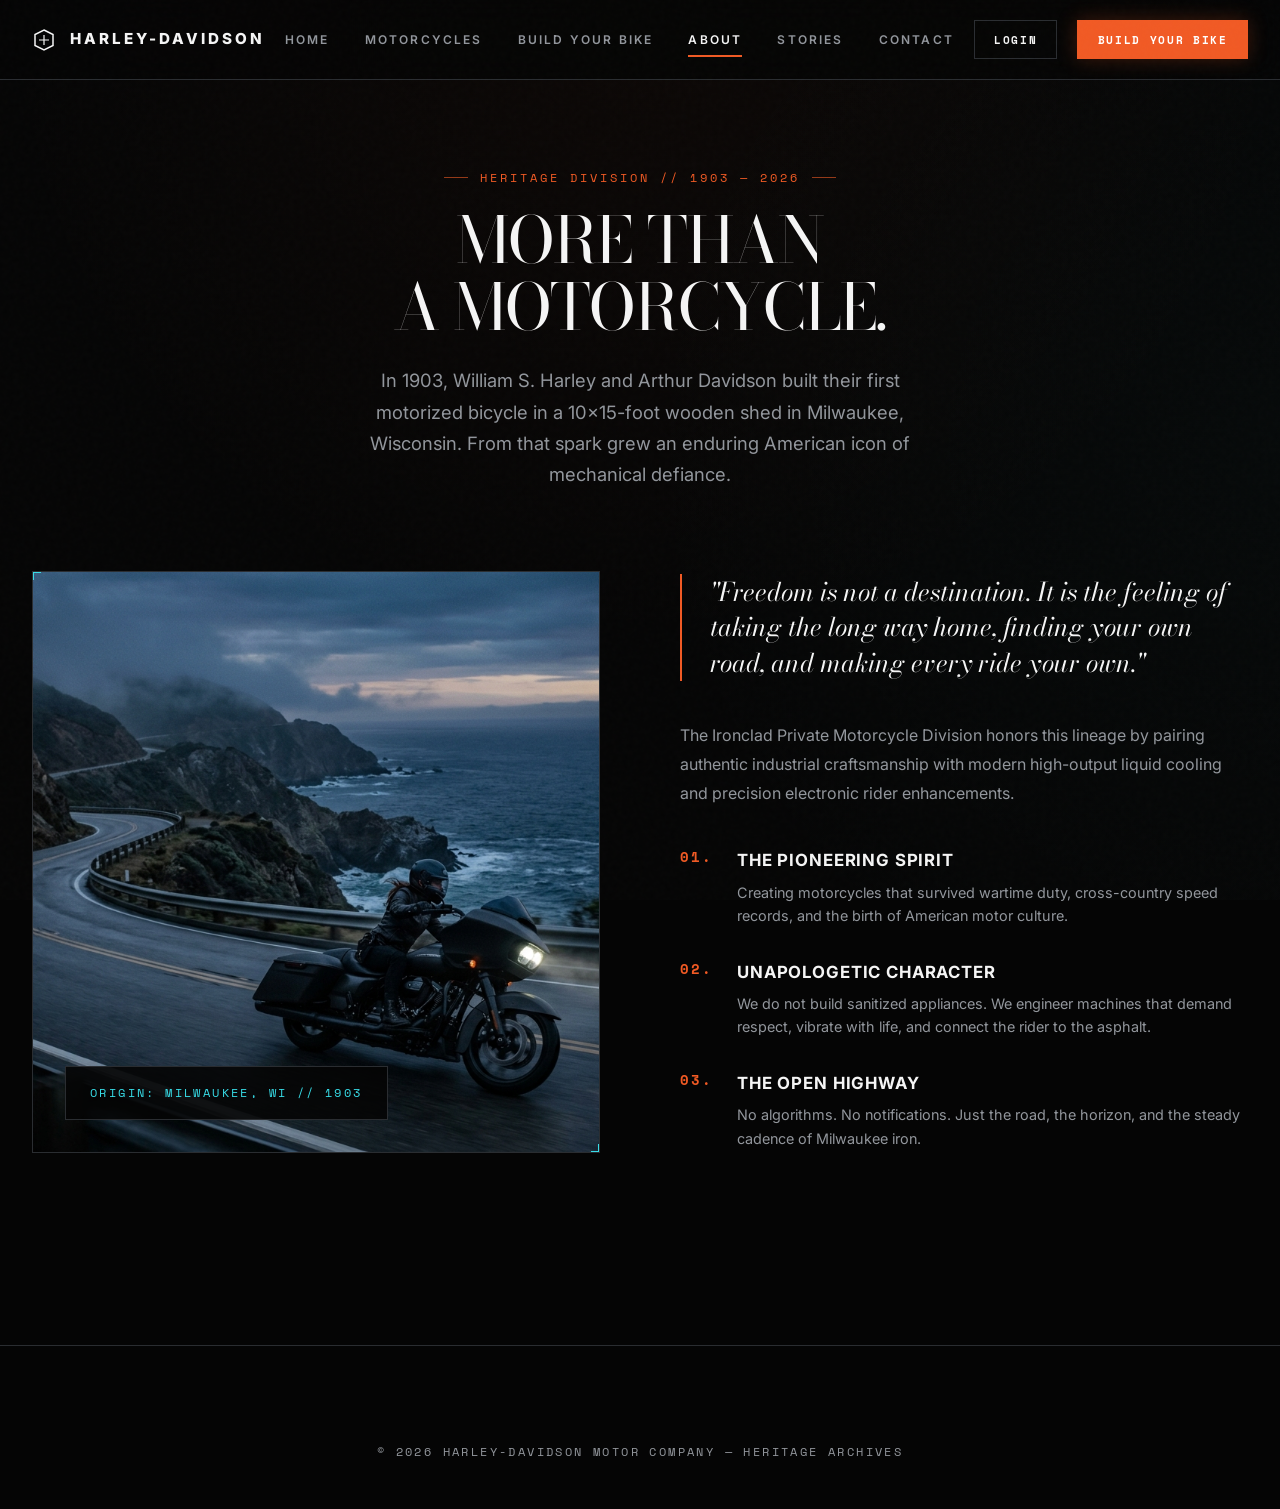
<file: about.html>
<!DOCTYPE html>
<html lang="en">
<head>
  <meta charset="UTF-8">
  <meta name="viewport" content="width=device-width, initial-scale=1.0">
  <title>HERITAGE & ABOUT — HARLEY-DAVIDSON IRONCLAD</title>
  <link rel="stylesheet" href="style.css">
</head>
<body>

  <!-- Header -->
  <header class="site-header">
    <div class="container header-container">
      <a href="index.html" class="brand-logo">
        <svg class="brand-shield-svg" viewBox="0 0 24 24">
          <polygon points="12 2 21 6.5 21 17.5 12 22 3 17.5 3 6.5 12 2" stroke="currentColor" stroke-width="1.5" fill="none"/>
          <path d="M7 12h10M12 7v10" stroke="currentColor" stroke-width="1.2"/>
        </svg>
        <span>HARLEY-DAVIDSON</span>
      </a>
      <nav class="main-nav">
        <a href="index.html" class="nav-link">HOME</a>
        <a href="motorcycles.html" class="nav-link">MOTORCYCLES</a>
        <a href="index.html#configurator" class="nav-link">BUILD YOUR BIKE</a>
        <a href="about.html" class="nav-link active">ABOUT</a>
        <a href="stories.html" class="nav-link">STORIES</a>
        <a href="contact.html" class="nav-link">CONTACT</a>
      </nav>
      <div class="header-actions">
        <button class="btn btn-outline btn-sm btn-auth-trigger">LOGIN</button>
        <a href="index.html#configurator" class="btn btn-primary btn-sm">BUILD YOUR BIKE</a>
        <button class="hamburger-btn"><span></span><span></span><span></span></button>
      </div>
    </div>
  </header>

  <main style="padding-top: calc(var(--nav-height) + 2rem); min-height: 80vh;">
    <div class="container" style="padding-bottom: 6rem;">
      <div style="max-width: 800px; margin: 3rem auto 5rem auto; text-align: center;">
        <div class="section-tag orange">HERITAGE DIVISION // 1903 — 2026</div>
        <h1 class="section-heading">MORE THAN<br>A MOTORCYCLE.</h1>
        <p class="section-sub" style="margin: 0 auto; font-size: 1.15rem;">
          In 1903, William S. Harley and Arthur Davidson built their first motorized bicycle in a 10x15-foot wooden shed in Milwaukee, Wisconsin. From that spark grew an enduring American icon of mechanical defiance.
        </p>
      </div>

      <div class="about-split-layout" style="margin-bottom: 6rem;">
        <div class="about-visual-col">
          <div class="about-image-frame hud-corner">
            <img src="assets/images/story-long-ride.jpg" alt="Harley-Davidson road heritage">
            <div class="about-image-badge">ORIGIN: MILWAUKEE, WI // 1903</div>
          </div>
        </div>
        <div class="about-editorial-col">
          <blockquote class="about-quote">
            "Freedom is not a destination. It is the feeling of taking the long way home, finding your own road, and making every ride your own."
          </blockquote>
          <p style="color: var(--text-secondary); line-height: 1.8; margin-bottom: 1.5rem;">
            The Ironclad Private Motorcycle Division honors this lineage by pairing authentic industrial craftsmanship with modern high-output liquid cooling and precision electronic rider enhancements.
          </p>
          <div class="about-features-list">
            <div class="about-feature-item">
              <span class="feature-number">01.</span>
              <div class="feature-content">
                <h4>THE PIONEERING SPIRIT</h4>
                <p>Creating motorcycles that survived wartime duty, cross-country speed records, and the birth of American motor culture.</p>
              </div>
            </div>
            <div class="about-feature-item">
              <span class="feature-number">02.</span>
              <div class="feature-content">
                <h4>UNAPOLOGETIC CHARACTER</h4>
                <p>We do not build sanitized appliances. We engineer machines that demand respect, vibrate with life, and connect the rider to the asphalt.</p>
              </div>
            </div>
            <div class="about-feature-item">
              <span class="feature-number">03.</span>
              <div class="feature-content">
                <h4>THE OPEN HIGHWAY</h4>
                <p>No algorithms. No notifications. Just the road, the horizon, and the steady cadence of Milwaukee iron.</p>
              </div>
            </div>
          </div>
        </div>
      </div>
    </div>
  </main>

  <footer class="site-footer">
    <div class="container" style="text-align: center;">
      <p class="tech-label">&copy; 2026 HARLEY-DAVIDSON MOTOR COMPANY — HERITAGE ARCHIVES</p>
    </div>
  </footer>

  <script src="script.js"></script>
</body>
</html>
</file>
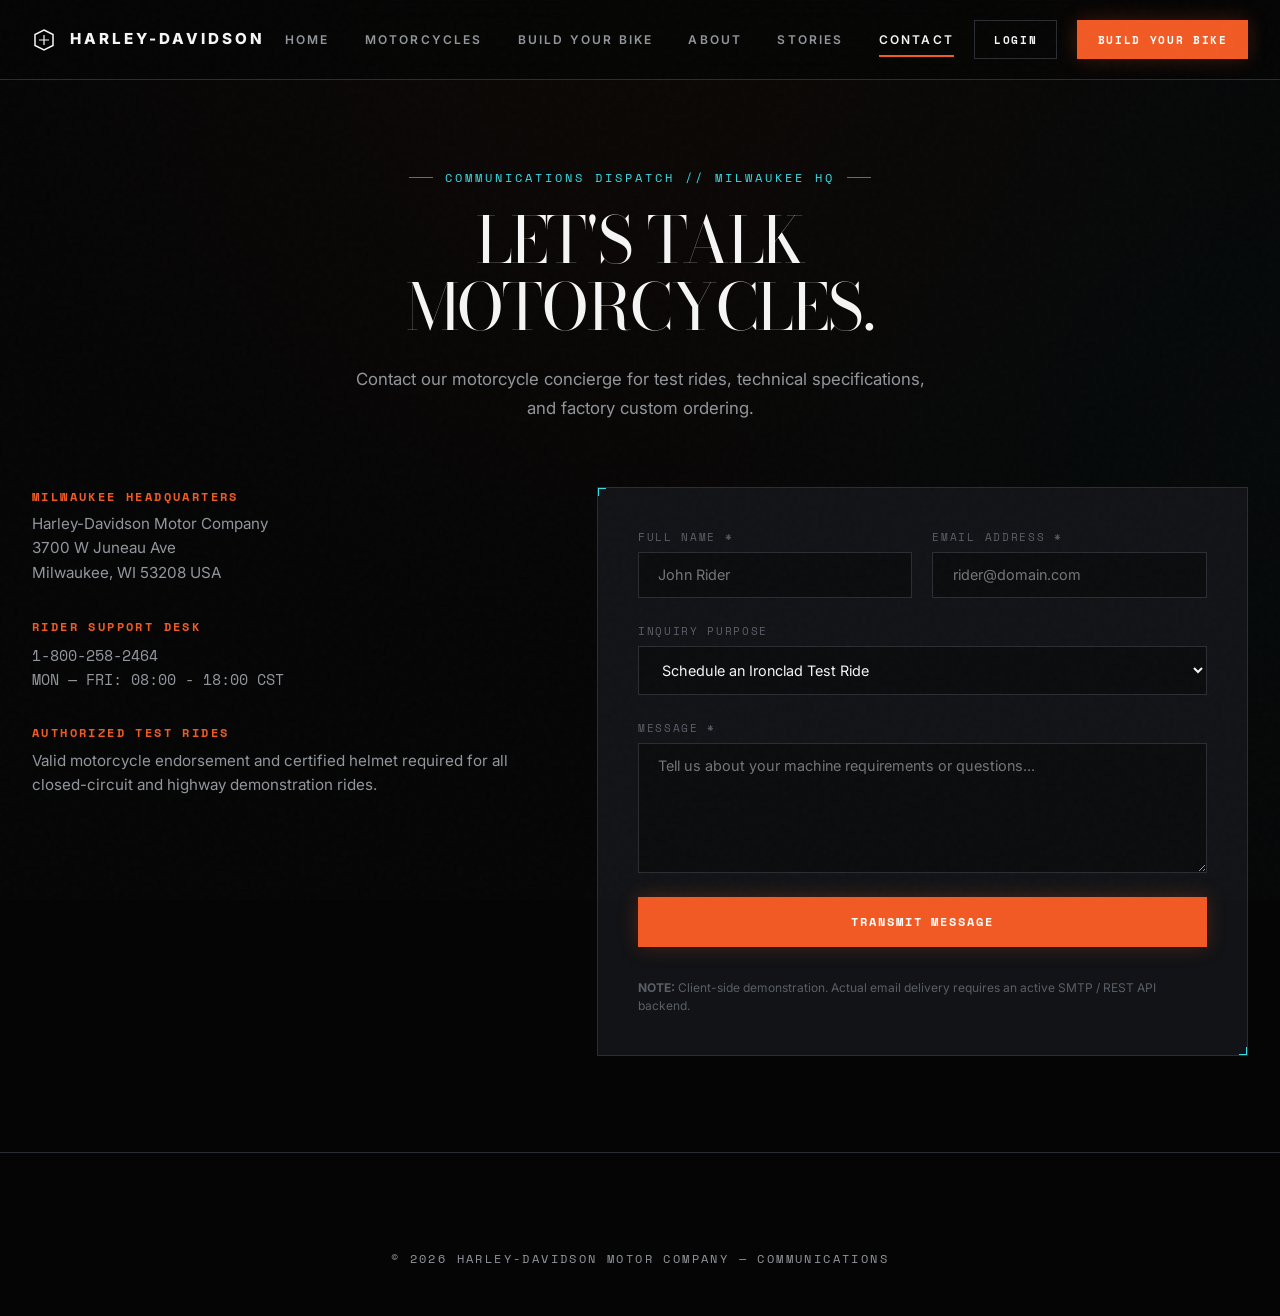
<file: contact.html>
<!DOCTYPE html>
<html lang="en">
<head>
  <meta charset="UTF-8">
  <meta name="viewport" content="width=device-width, initial-scale=1.0">
  <title>CONTACT & TEST RIDES — HARLEY-DAVIDSON IRONCLAD</title>
  <link rel="stylesheet" href="style.css">
</head>
<body>

  <!-- Header -->
  <header class="site-header">
    <div class="container header-container">
      <a href="index.html" class="brand-logo">
        <svg class="brand-shield-svg" viewBox="0 0 24 24">
          <polygon points="12 2 21 6.5 21 17.5 12 22 3 17.5 3 6.5 12 2" stroke="currentColor" stroke-width="1.5" fill="none"/>
          <path d="M7 12h10M12 7v10" stroke="currentColor" stroke-width="1.2"/>
        </svg>
        <span>HARLEY-DAVIDSON</span>
      </a>
      <nav class="main-nav">
        <a href="index.html" class="nav-link">HOME</a>
        <a href="motorcycles.html" class="nav-link">MOTORCYCLES</a>
        <a href="index.html#configurator" class="nav-link">BUILD YOUR BIKE</a>
        <a href="about.html" class="nav-link">ABOUT</a>
        <a href="stories.html" class="nav-link">STORIES</a>
        <a href="contact.html" class="nav-link active">CONTACT</a>
      </nav>
      <div class="header-actions">
        <button class="btn btn-outline btn-sm btn-auth-trigger">LOGIN</button>
        <a href="index.html#configurator" class="btn btn-primary btn-sm">BUILD YOUR BIKE</a>
        <button class="hamburger-btn"><span></span><span></span><span></span></button>
      </div>
    </div>
  </header>

  <main style="padding-top: calc(var(--nav-height) + 2rem); min-height: 80vh;">
    <div class="container" style="padding-bottom: 6rem;">
      <div style="max-width: 750px; margin: 3rem auto 4rem auto; text-align: center;">
        <div class="section-tag">COMMUNICATIONS DISPATCH // MILWAUKEE HQ</div>
        <h1 class="section-heading">LET'S TALK<br>MOTORCYCLES.</h1>
        <p class="section-sub" style="margin: 0 auto;">
          Contact our motorcycle concierge for test rides, technical specifications, and factory custom ordering.
        </p>
      </div>

      <div class="contact-layout">
        <!-- Left Column -->
        <div class="contact-info-panel">
          <div class="contact-info-block">
            <h4>MILWAUKEE HEADQUARTERS</h4>
            <p>Harley-Davidson Motor Company<br>3700 W Juneau Ave<br>Milwaukee, WI 53208 USA</p>
          </div>
          <div class="contact-info-block">
            <h4>RIDER SUPPORT DESK</h4>
            <p class="tech-cyan" style="font-family: var(--font-tech);">1-800-258-2464<br>MON — FRI: 08:00 - 18:00 CST</p>
          </div>
          <div class="contact-info-block">
            <h4>AUTHORIZED TEST RIDES</h4>
            <p>Valid motorcycle endorsement and certified helmet required for all closed-circuit and highway demonstration rides.</p>
          </div>
        </div>

        <!-- Right Column -->
        <div class="contact-form-panel hud-corner">
          <form id="contact-form" class="contact-form">
            <div class="form-row-2col">
              <div class="form-field">
                <label for="contact-name" class="form-label">Full Name *</label>
                <input type="text" id="contact-name" class="form-input" required placeholder="John Rider">
              </div>
              <div class="form-field">
                <label for="contact-email" class="form-label">Email Address *</label>
                <input type="email" id="contact-email" class="form-input" required placeholder="rider@domain.com">
              </div>
            </div>

            <div class="form-field">
              <label for="contact-subject" class="form-label">Inquiry Purpose</label>
              <select id="contact-subject" class="form-input">
                <option value="test-ride">Schedule an Ironclad Test Ride</option>
                <option value="config-build">Consult on Custom Motorcycle Build</option>
                <option value="dealer-network">Dealership Network & Showroom Inquiry</option>
                <option value="general">General Brand & Heritage Inquiry</option>
              </select>
            </div>

            <div class="form-field">
              <label for="contact-message" class="form-label">Message *</label>
              <textarea id="contact-message" class="form-input" required placeholder="Tell us about your machine requirements or questions..."></textarea>
            </div>

            <button type="submit" class="btn btn-primary" style="width: 100%;">
              TRANSMIT MESSAGE
            </button>

            <div class="backend-note">
              <strong>NOTE:</strong> Client-side demonstration. Actual email delivery requires an active SMTP / REST API backend.
            </div>
          </form>
        </div>
      </div>
    </div>
  </main>

  <footer class="site-footer">
    <div class="container" style="text-align: center;">
      <p class="tech-label">&copy; 2026 HARLEY-DAVIDSON MOTOR COMPANY — COMMUNICATIONS</p>
    </div>
  </footer>

  <script src="script.js"></script>
</body>
</html>
</file>
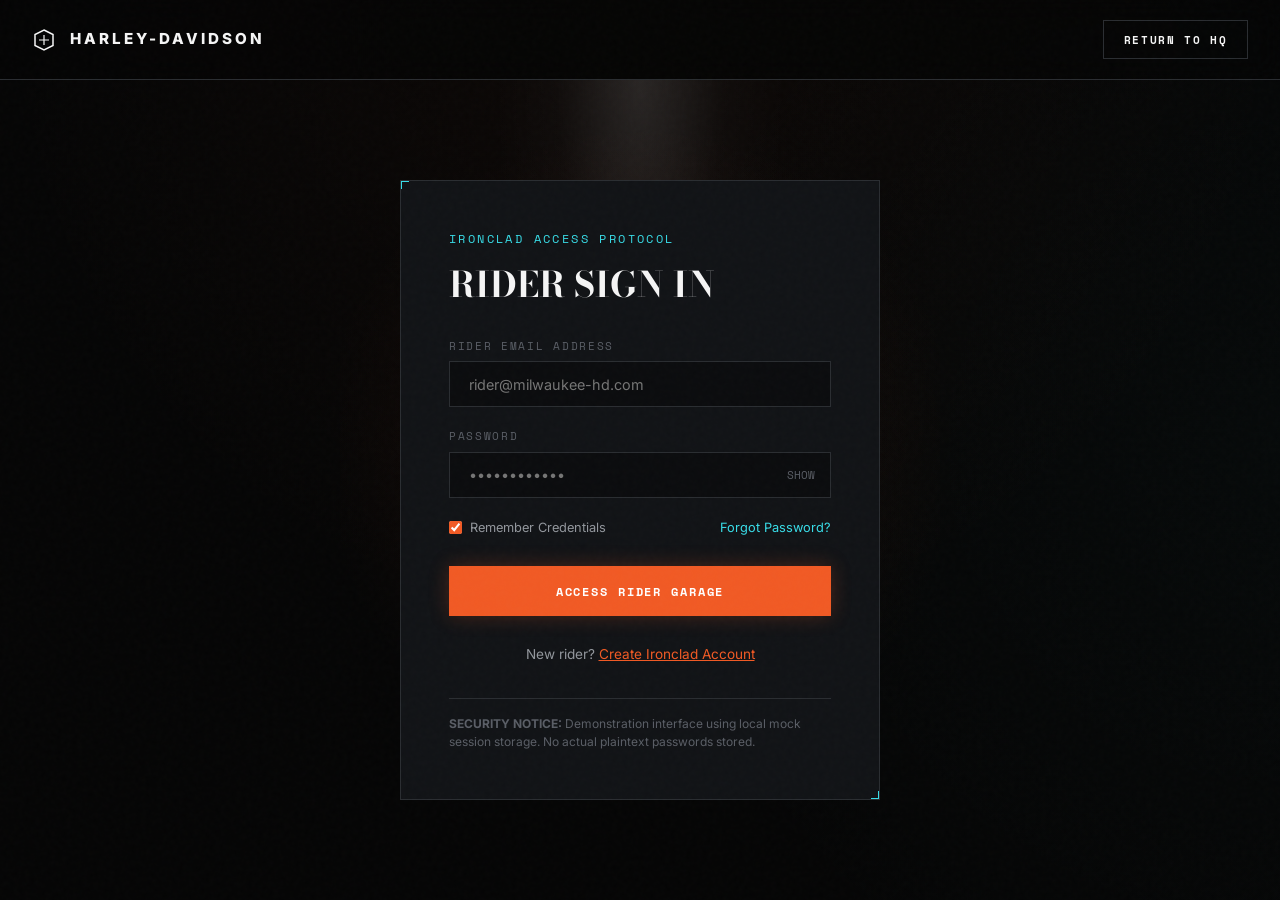
<file: login.html>
<!DOCTYPE html>
<html lang="en">
<head>
  <meta charset="UTF-8">
  <meta name="viewport" content="width=device-width, initial-scale=1.0">
  <title>RIDER SIGN IN — HARLEY-DAVIDSON IRONCLAD</title>
  <link rel="stylesheet" href="style.css">
</head>
<body style="display: flex; flex-direction: column; min-height: 100vh;">

  <!-- Header -->
  <header class="site-header" style="position: relative;">
    <div class="container header-container">
      <a href="index.html" class="brand-logo">
        <svg class="brand-shield-svg" viewBox="0 0 24 24">
          <polygon points="12 2 21 6.5 21 17.5 12 22 3 17.5 3 6.5 12 2" stroke="currentColor" stroke-width="1.5" fill="none"/>
          <path d="M7 12h10M12 7v10" stroke="currentColor" stroke-width="1.2"/>
        </svg>
        <span>HARLEY-DAVIDSON</span>
      </a>
      <a href="index.html" class="btn btn-outline btn-sm">RETURN TO HQ</a>
    </div>
  </header>

  <!-- Login Main Stage -->
  <main style="flex: 1; display: flex; align-items: center; justify-content: center; padding: 4rem 1.5rem; position: relative;">
    <div class="hero-spotlight" style="max-width: 600px; height: 100%; top: 0;" aria-hidden="true"></div>

    <div class="hud-corner" style="width: 100%; max-width: 480px; background: var(--bg-card); border: 1px solid var(--border-subtle); padding: 3rem; position: relative; z-index: 2;">
      <div class="tech-label tech-cyan" style="margin-bottom: 0.5rem;">IRONCLAD ACCESS PROTOCOL</div>
      <h1 style="font-family: var(--font-display); font-size: 2.2rem; text-transform: uppercase; margin-bottom: 1.5rem;">RIDER SIGN IN</h1>

      <form id="login-form-page" style="display: flex; flex-direction: column; gap: 1.25rem;">
        <div class="form-field">
          <label for="page-login-email" class="form-label">Rider Email Address</label>
          <input type="email" id="page-login-email" class="form-input" required placeholder="rider@milwaukee-hd.com">
        </div>

        <div class="form-field">
          <label for="page-login-pass" class="form-label">Password</label>
          <div class="password-input-wrap">
            <input type="password" id="page-login-pass" class="form-input" required placeholder="••••••••••••" style="width: 100%; padding-right: 4rem;">
            <button type="button" class="password-toggle-btn" onclick="togglePass('page-login-pass', this)">SHOW</button>
          </div>
        </div>

        <div class="auth-remember-row">
          <label style="display: flex; align-items: center; gap: 0.5rem; cursor: pointer;">
            <input type="checkbox" checked style="accent-color: var(--accent-orange);">
            <span>Remember Credentials</span>
          </label>
          <a href="#" onclick="showToast('Password reset link sent to demo email', 'cyan'); return false;" style="color: var(--accent-cyan);">Forgot Password?</a>
        </div>

        <button type="submit" class="btn btn-primary" style="margin-top: 0.5rem;">
          ACCESS RIDER GARAGE
        </button>

        <div style="text-align: center; font-size: 0.85rem; color: var(--text-secondary); margin-top: 0.5rem;">
          New rider? <a href="register.html" style="color: var(--accent-orange); text-decoration: underline;">Create Ironclad Account</a>
        </div>
      </form>

      <div class="backend-note" style="margin-top: 2rem; border-top: 1px solid var(--border-subtle); padding-top: 1rem;">
        <strong>SECURITY NOTICE:</strong> Demonstration interface using local mock session storage. No actual plaintext passwords stored.
      </div>
    </div>
  </main>

  <script src="script.js"></script>
  <script>
    function togglePass(inputId, btn) {
      const input = document.getElementById(inputId);
      if (input.type === 'password') {
        input.type = 'text';
        btn.textContent = 'HIDE';
      } else {
        input.type = 'password';
        btn.textContent = 'SHOW';
      }
    }

    document.getElementById('login-form-page')?.addEventListener('submit', (e) => {
      e.preventDefault();
      const email = document.getElementById('page-login-email').value.trim();
      const username = email.split('@')[0];
      localStorage.setItem('hd_session_user', username);
      showToast(`Welcome back, Rider ${username.toUpperCase()}`, 'orange');
      setTimeout(() => { window.location.href = 'index.html'; }, 1000);
    });
  </script>
</body>
</html>
</file>
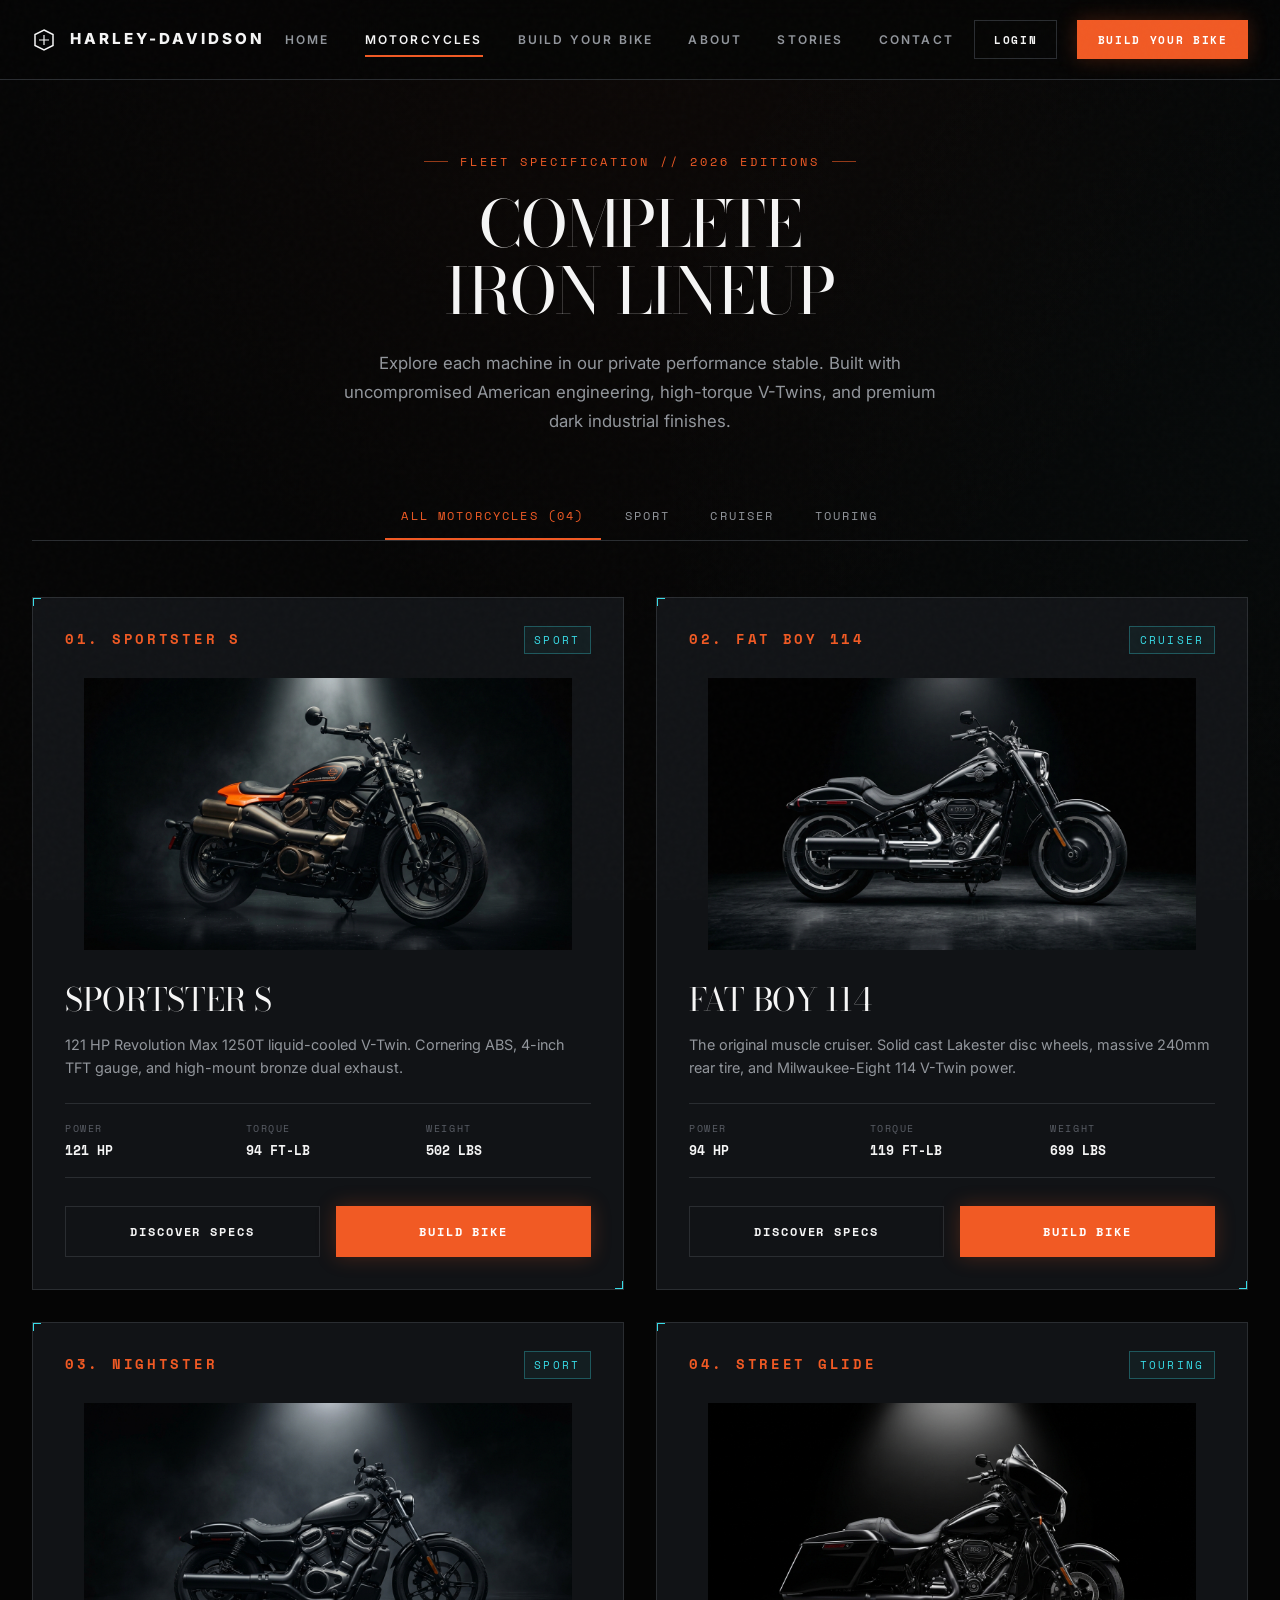
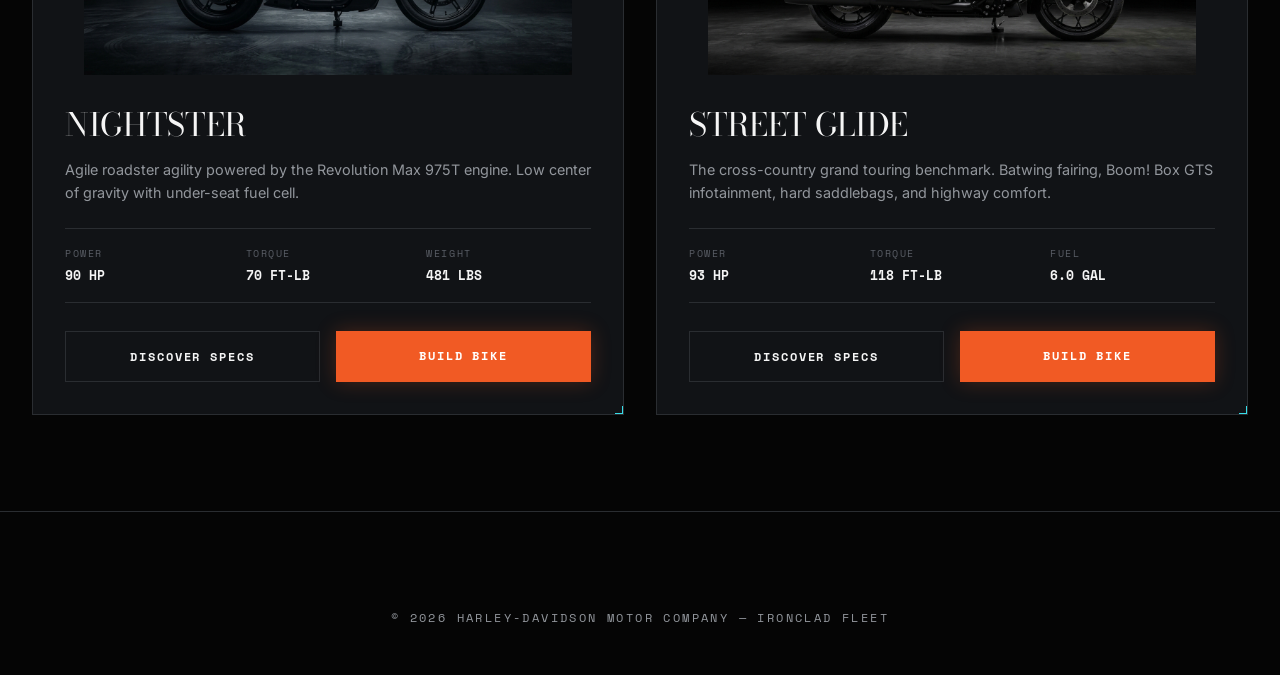
<file: motorcycles.html>
<!DOCTYPE html>
<html lang="en">
<head>
  <meta charset="UTF-8">
  <meta name="viewport" content="width=device-width, initial-scale=1.0">
  <title>MOTORCYCLE FLEET — HARLEY-DAVIDSON IRONCLAD</title>
  <link rel="stylesheet" href="style.css">
</head>
<body>

  <!-- Site Header -->
  <header class="site-header">
    <div class="container header-container">
      <a href="index.html" class="brand-logo">
        <svg class="brand-shield-svg" viewBox="0 0 24 24">
          <polygon points="12 2 21 6.5 21 17.5 12 22 3 17.5 3 6.5 12 2" stroke="currentColor" stroke-width="1.5" fill="none"/>
          <path d="M7 12h10M12 7v10" stroke="currentColor" stroke-width="1.2"/>
        </svg>
        <span>HARLEY-DAVIDSON</span>
      </a>

      <nav class="main-nav">
        <a href="index.html" class="nav-link">HOME</a>
        <a href="motorcycles.html" class="nav-link active">MOTORCYCLES</a>
        <a href="index.html#configurator" class="nav-link">BUILD YOUR BIKE</a>
        <a href="about.html" class="nav-link">ABOUT</a>
        <a href="stories.html" class="nav-link">STORIES</a>
        <a href="contact.html" class="nav-link">CONTACT</a>
      </nav>

      <div class="header-actions">
        <button class="btn btn-outline btn-sm btn-auth-trigger">LOGIN</button>
        <a href="index.html#configurator" class="btn btn-primary btn-sm">BUILD YOUR BIKE</a>
        <button class="hamburger-btn"><span></span><span></span><span></span></button>
      </div>
    </div>
  </header>

  <!-- Mobile Menu -->
  <div class="mobile-nav-drawer">
    <a href="index.html" class="nav-link">HOME</a>
    <a href="motorcycles.html" class="nav-link">MOTORCYCLES</a>
    <a href="index.html#configurator" class="nav-link">BUILD YOUR BIKE</a>
    <a href="about.html" class="nav-link">ABOUT</a>
    <a href="stories.html" class="nav-link">STORIES</a>
    <a href="contact.html" class="nav-link">CONTACT</a>
  </div>

  <main style="padding-top: calc(var(--nav-height) + 2rem); min-height: 85vh;">
    <div class="container">
      <div style="text-align: center; max-width: 750px; margin: 2rem auto 4rem auto;">
        <div class="section-tag orange">FLEET SPECIFICATION // 2026 EDITIONS</div>
        <h1 class="section-heading">COMPLETE<br>IRON LINEUP</h1>
        <p class="section-sub" style="margin: 0 auto;">
          Explore each machine in our private performance stable. Built with uncompromised American engineering, high-torque V-Twins, and premium dark industrial finishes.
        </p>
      </div>

      <!-- Filters -->
      <div class="collection-filters" style="justify-content: center; margin-bottom: 3.5rem;">
        <button class="filter-btn active" data-filter="all">ALL MOTORCYCLES (04)</button>
        <button class="filter-btn" data-filter="SPORT">SPORT</button>
        <button class="filter-btn" data-filter="CRUISER">CRUISER</button>
        <button class="filter-btn" data-filter="TOURING">TOURING</button>
      </div>

      <!-- Grid -->
      <div class="motorcycles-grid" style="margin-bottom: 6rem;">
        <!-- Sportster S -->
        <article class="bike-card hud-corner" data-category="SPORT">
          <div class="bike-card-top">
            <span class="bike-card-number">01. SPORTSTER S</span>
            <span class="bike-card-category">SPORT</span>
          </div>
          <div class="bike-card-image-wrap">
            <img src="assets/images/hero-sportster-s.jpg" alt="Sportster S" class="bike-card-img">
          </div>
          <div class="bike-card-body">
            <h3 class="bike-card-title">SPORTSTER S</h3>
            <p class="bike-card-desc">121 HP Revolution Max 1250T liquid-cooled V-Twin. Cornering ABS, 4-inch TFT gauge, and high-mount bronze dual exhaust.</p>
            <div class="bike-card-specs-row">
              <div class="spec-cell"><div class="spec-cell-label">Power</div><div class="spec-cell-val">121 HP</div></div>
              <div class="spec-cell"><div class="spec-cell-label">Torque</div><div class="spec-cell-val">94 FT-LB</div></div>
              <div class="spec-cell"><div class="spec-cell-label">Weight</div><div class="spec-cell-val">502 LBS</div></div>
            </div>
            <div class="bike-card-actions">
              <button class="btn btn-outline btn-discover-specs" data-model="sportster" style="flex: 1;">DISCOVER SPECS</button>
              <a href="index.html#configurator" class="btn btn-primary" style="flex: 1;">BUILD BIKE</a>
            </div>
          </div>
        </article>

        <!-- Fat Boy 114 -->
        <article class="bike-card hud-corner" data-category="CRUISER">
          <div class="bike-card-top">
            <span class="bike-card-number">02. FAT BOY 114</span>
            <span class="bike-card-category">CRUISER</span>
          </div>
          <div class="bike-card-image-wrap">
            <img src="assets/images/fat-boy-114.jpg" alt="Fat Boy 114" class="bike-card-img">
          </div>
          <div class="bike-card-body">
            <h3 class="bike-card-title">FAT BOY 114</h3>
            <p class="bike-card-desc">The original muscle cruiser. Solid cast Lakester disc wheels, massive 240mm rear tire, and Milwaukee-Eight 114 V-Twin power.</p>
            <div class="bike-card-specs-row">
              <div class="spec-cell"><div class="spec-cell-label">Power</div><div class="spec-cell-val">94 HP</div></div>
              <div class="spec-cell"><div class="spec-cell-label">Torque</div><div class="spec-cell-val">119 FT-LB</div></div>
              <div class="spec-cell"><div class="spec-cell-label">Weight</div><div class="spec-cell-val">699 LBS</div></div>
            </div>
            <div class="bike-card-actions">
              <button class="btn btn-outline btn-discover-specs" data-model="fatboy" style="flex: 1;">DISCOVER SPECS</button>
              <a href="index.html#configurator" class="btn btn-primary" style="flex: 1;">BUILD BIKE</a>
            </div>
          </div>
        </article>

        <!-- Nightster -->
        <article class="bike-card hud-corner" data-category="SPORT">
          <div class="bike-card-top">
            <span class="bike-card-number">03. NIGHTSTER</span>
            <span class="bike-card-category">SPORT</span>
          </div>
          <div class="bike-card-image-wrap">
            <img src="assets/images/nightster.jpg" alt="Nightster" class="bike-card-img">
          </div>
          <div class="bike-card-body">
            <h3 class="bike-card-title">NIGHTSTER</h3>
            <p class="bike-card-desc">Agile roadster agility powered by the Revolution Max 975T engine. Low center of gravity with under-seat fuel cell.</p>
            <div class="bike-card-specs-row">
              <div class="spec-cell"><div class="spec-cell-label">Power</div><div class="spec-cell-val">90 HP</div></div>
              <div class="spec-cell"><div class="spec-cell-label">Torque</div><div class="spec-cell-val">70 FT-LB</div></div>
              <div class="spec-cell"><div class="spec-cell-label">Weight</div><div class="spec-cell-val">481 LBS</div></div>
            </div>
            <div class="bike-card-actions">
              <button class="btn btn-outline btn-discover-specs" data-model="nightster" style="flex: 1;">DISCOVER SPECS</button>
              <a href="index.html#configurator" class="btn btn-primary" style="flex: 1;">BUILD BIKE</a>
            </div>
          </div>
        </article>

        <!-- Street Glide -->
        <article class="bike-card hud-corner" data-category="TOURING">
          <div class="bike-card-top">
            <span class="bike-card-number">04. STREET GLIDE</span>
            <span class="bike-card-category">TOURING</span>
          </div>
          <div class="bike-card-image-wrap">
            <img src="assets/images/street-glide.jpg" alt="Street Glide" class="bike-card-img">
          </div>
          <div class="bike-card-body">
            <h3 class="bike-card-title">STREET GLIDE</h3>
            <p class="bike-card-desc">The cross-country grand touring benchmark. Batwing fairing, Boom! Box GTS infotainment, hard saddlebags, and highway comfort.</p>
            <div class="bike-card-specs-row">
              <div class="spec-cell"><div class="spec-cell-label">Power</div><div class="spec-cell-val">93 HP</div></div>
              <div class="spec-cell"><div class="spec-cell-label">Torque</div><div class="spec-cell-val">118 FT-LB</div></div>
              <div class="spec-cell"><div class="spec-cell-label">Fuel</div><div class="spec-cell-val">6.0 GAL</div></div>
            </div>
            <div class="bike-card-actions">
              <button class="btn btn-outline btn-discover-specs" data-model="streetglide" style="flex: 1;">DISCOVER SPECS</button>
              <a href="index.html#configurator" class="btn btn-primary" style="flex: 1;">BUILD BIKE</a>
            </div>
          </div>
        </article>
      </div>
    </div>
  </main>

  <!-- Product Modal -->
  <div class="modal-overlay" id="product-modal">
    <div class="modal-container hud-corner">
      <button class="modal-close-btn">&times;</button>
      <div class="modal-content-wrap" id="product-modal-content"></div>
    </div>
  </div>

  <footer class="site-footer">
    <div class="container" style="text-align: center;">
      <p class="tech-label">&copy; 2026 HARLEY-DAVIDSON MOTOR COMPANY — IRONCLAD FLEET</p>
    </div>
  </footer>

  <script src="script.js"></script>
</body>
</html>
</file>
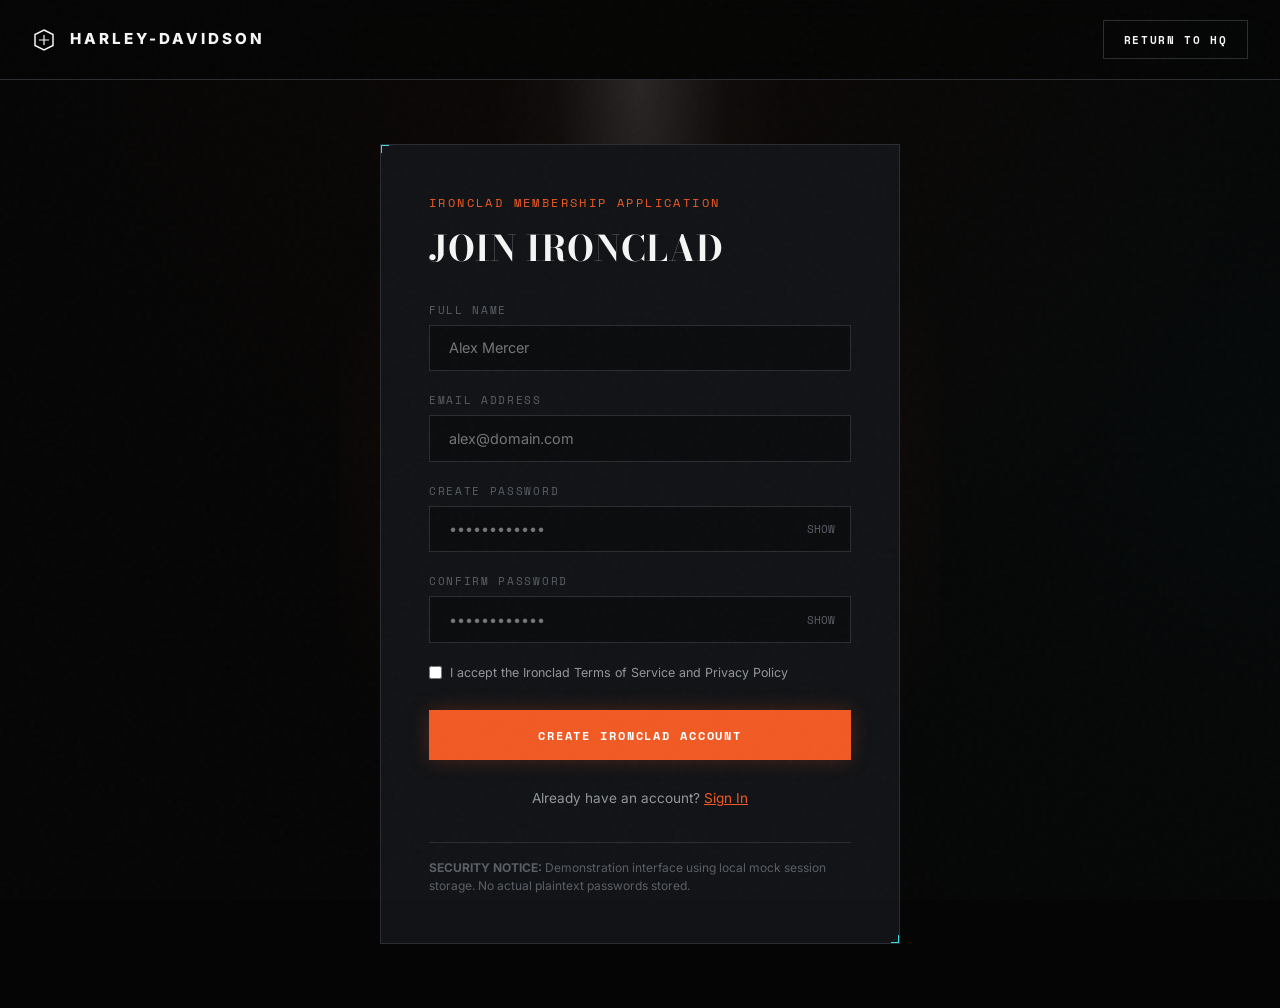
<file: register.html>
<!DOCTYPE html>
<html lang="en">
<head>
  <meta charset="UTF-8">
  <meta name="viewport" content="width=device-width, initial-scale=1.0">
  <title>CREATE ACCOUNT — HARLEY-DAVIDSON IRONCLAD</title>
  <link rel="stylesheet" href="style.css">
</head>
<body style="display: flex; flex-direction: column; min-height: 100vh;">

  <!-- Header -->
  <header class="site-header" style="position: relative;">
    <div class="container header-container">
      <a href="index.html" class="brand-logo">
        <svg class="brand-shield-svg" viewBox="0 0 24 24">
          <polygon points="12 2 21 6.5 21 17.5 12 22 3 17.5 3 6.5 12 2" stroke="currentColor" stroke-width="1.5" fill="none"/>
          <path d="M7 12h10M12 7v10" stroke="currentColor" stroke-width="1.2"/>
        </svg>
        <span>HARLEY-DAVIDSON</span>
      </a>
      <a href="index.html" class="btn btn-outline btn-sm">RETURN TO HQ</a>
    </div>
  </header>

  <!-- Register Main Stage -->
  <main style="flex: 1; display: flex; align-items: center; justify-content: center; padding: 4rem 1.5rem; position: relative;">
    <div class="hero-spotlight" style="max-width: 600px; height: 100%; top: 0;" aria-hidden="true"></div>

    <div class="hud-corner" style="width: 100%; max-width: 520px; background: var(--bg-card); border: 1px solid var(--border-subtle); padding: 3rem; position: relative; z-index: 2;">
      <div class="tech-label tech-orange" style="margin-bottom: 0.5rem;">IRONCLAD MEMBERSHIP APPLICATION</div>
      <h1 style="font-family: var(--font-display); font-size: 2.2rem; text-transform: uppercase; margin-bottom: 1.5rem;">JOIN IRONCLAD</h1>

      <form id="register-form-page" style="display: flex; flex-direction: column; gap: 1.25rem;">
        <div class="form-field">
          <label for="page-reg-name" class="form-label">Full Name</label>
          <input type="text" id="page-reg-name" class="form-input" required placeholder="Alex Mercer">
        </div>

        <div class="form-field">
          <label for="page-reg-email" class="form-label">Email Address</label>
          <input type="email" id="page-reg-email" class="form-input" required placeholder="alex@domain.com">
        </div>

        <div class="form-field">
          <label for="page-reg-pass1" class="form-label">Create Password</label>
          <div class="password-input-wrap">
            <input type="password" id="page-reg-pass1" class="form-input" required placeholder="••••••••••••" style="width: 100%; padding-right: 4rem;">
            <button type="button" class="password-toggle-btn" onclick="togglePass('page-reg-pass1', this)">SHOW</button>
          </div>
        </div>

        <div class="form-field">
          <label for="page-reg-pass2" class="form-label">Confirm Password</label>
          <div class="password-input-wrap">
            <input type="password" id="page-reg-pass2" class="form-input" required placeholder="••••••••••••" style="width: 100%; padding-right: 4rem;">
            <button type="button" class="password-toggle-btn" onclick="togglePass('page-reg-pass2', this)">SHOW</button>
          </div>
        </div>

        <label style="display: flex; align-items: center; gap: 0.5rem; font-size: 0.78rem; color: #92969C; cursor: pointer;">
          <input type="checkbox" required style="accent-color: var(--accent-orange);">
          <span>I accept the Ironclad Terms of Service and Privacy Policy</span>
        </label>

        <button type="submit" class="btn btn-primary" style="margin-top: 0.5rem;">
          CREATE IRONCLAD ACCOUNT
        </button>

        <div style="text-align: center; font-size: 0.85rem; color: var(--text-secondary); margin-top: 0.5rem;">
          Already have an account? <a href="login.html" style="color: var(--accent-orange); text-decoration: underline;">Sign In</a>
        </div>
      </form>

      <div class="backend-note" style="margin-top: 2rem; border-top: 1px solid var(--border-subtle); padding-top: 1rem;">
        <strong>SECURITY NOTICE:</strong> Demonstration interface using local mock session storage. No actual plaintext passwords stored.
      </div>
    </div>
  </main>

  <script src="script.js"></script>
  <script>
    function togglePass(inputId, btn) {
      const input = document.getElementById(inputId);
      if (input.type === 'password') {
        input.type = 'text';
        btn.textContent = 'HIDE';
      } else {
        input.type = 'password';
        btn.textContent = 'SHOW';
      }
    }

    document.getElementById('register-form-page')?.addEventListener('submit', (e) => {
      e.preventDefault();
      const name = document.getElementById('page-reg-name').value.trim();
      const p1 = document.getElementById('page-reg-pass1').value;
      const p2 = document.getElementById('page-reg-pass2').value;

      if (p1 !== p2) {
        showToast('Passwords do not match', 'orange');
        return;
      }

      localStorage.setItem('hd_session_user', name);
      showToast(`Membership created for ${name.toUpperCase()}`, 'orange');
      setTimeout(() => { window.location.href = 'index.html'; }, 1000);
    });
  </script>
</body>
</html>
</file>
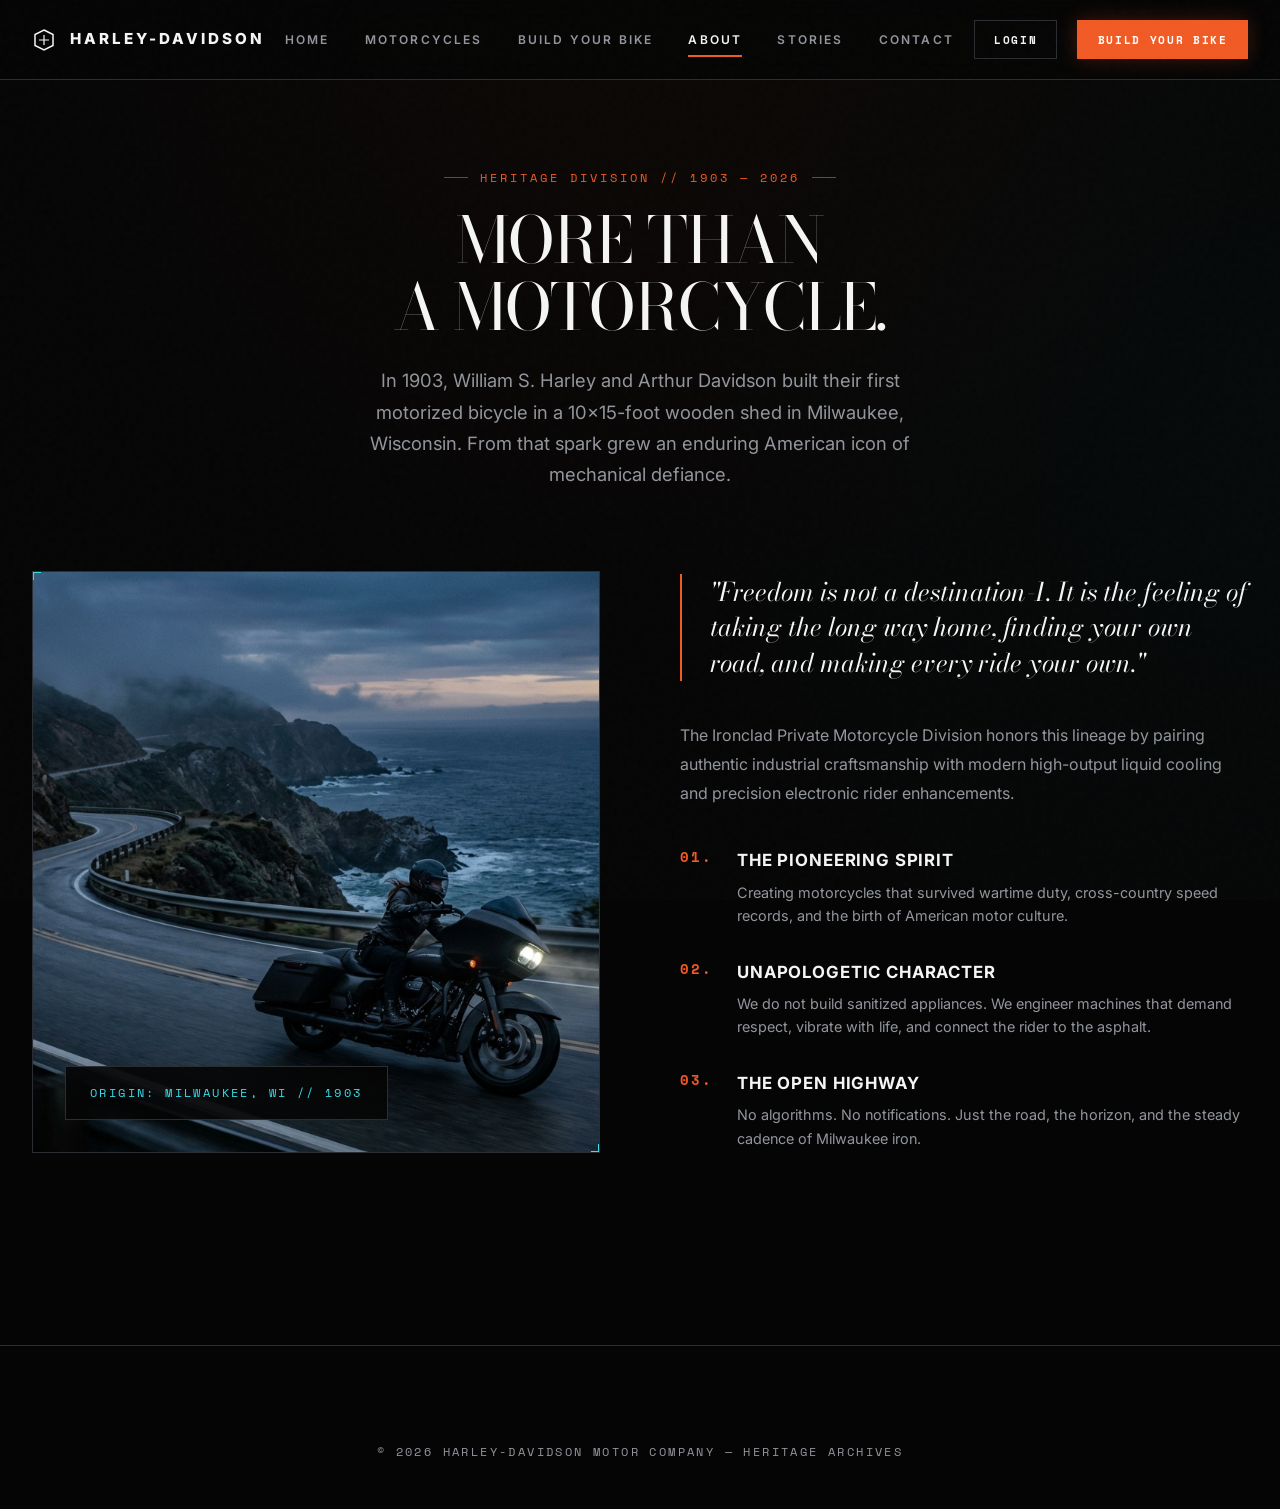
<file: harley-davidson-website-master/about.html>
<!DOCTYPE html>
<html lang="en">
<head>
  <meta charset="UTF-8">
  <meta name="viewport" content="width=device-width, initial-scale=1.0">
  <title>HERITAGE & ABOUT — HARLEY-DAVIDSON IRONCLAD</title>
  <link rel="stylesheet" href="style.css">
</head>
<body>

  <!-- Header -->
  <header class="site-header">
    <div class="container header-container">
      <a href="index.html" class="brand-logo">
        <svg class="brand-shield-svg" viewBox="0 0 24 24">
          <polygon points="12 2 21 6.5 21 17.5 12 22 3 17.5 3 6.5 12 2" stroke="currentColor" stroke-width="1.5" fill="none"/>
          <path d="M7 12h10M12 7v10" stroke="currentColor" stroke-width="1.2"/>
        </svg>
        <span>HARLEY-DAVIDSON</span>
      </a>
      <nav class="main-nav">
        <a href="index.html" class="nav-link">HOME</a>
        <a href="motorcycles.html" class="nav-link">MOTORCYCLES</a>
        <a href="index.html#configurator" class="nav-link">BUILD YOUR BIKE</a>
        <a href="about.html" class="nav-link active">ABOUT</a>
        <a href="stories.html" class="nav-link">STORIES</a>
        <a href="contact.html" class="nav-link">CONTACT</a>
      </nav>
      <div class="header-actions">
        <button class="btn btn-outline btn-sm btn-auth-trigger">LOGIN</button>
        <a href="index.html#configurator" class="btn btn-primary btn-sm">BUILD YOUR BIKE</a>
        <button class="hamburger-btn"><span></span><span></span><span></span></button>
      </div>
    </div>
  </header>

  <main style="padding-top: calc(var(--nav-height) + 2rem); min-height: 80vh;">
    <div class="container" style="padding-bottom: 6rem;">
      <div style="max-width: 800px; margin: 3rem auto 5rem auto; text-align: center;">
        <div class="section-tag orange">HERITAGE DIVISION // 1903 — 2026</div>
        <h1 class="section-heading">MORE THAN<br>A MOTORCYCLE.</h1>
        <p class="section-sub" style="margin: 0 auto; font-size: 1.15rem;">
          In 1903, William S. Harley and Arthur Davidson built their first motorized bicycle in a 10x15-foot wooden shed in Milwaukee, Wisconsin. From that spark grew an enduring American icon of mechanical defiance.
        </p>
      </div>

      <div class="about-split-layout" style="margin-bottom: 6rem;">
        <div class="about-visual-col">
          <div class="about-image-frame hud-corner">
            <img src="assets/images/story-long-ride.jpg" alt="Harley-Davidson road heritage">
            <div class="about-image-badge">ORIGIN: MILWAUKEE, WI // 1903</div>
          </div>
        </div>
        <div class="about-editorial-col">
          <blockquote class="about-quote">
            "Freedom is not a destination-1. It is the feeling of taking the long way home, finding your own road, and making every ride your own."
          </blockquote>
          <p style="color: var(--text-secondary); line-height: 1.8; margin-bottom: 1.5rem;">
            The Ironclad Private Motorcycle Division honors this lineage by pairing authentic industrial craftsmanship with modern high-output liquid cooling and precision electronic rider enhancements.
          </p>
          <div class="about-features-list">
            <div class="about-feature-item">
              <span class="feature-number">01.</span>
              <div class="feature-content">
                <h4>THE PIONEERING SPIRIT</h4>
                <p>Creating motorcycles that survived wartime duty, cross-country speed records, and the birth of American motor culture.</p>
              </div>
            </div>
            <div class="about-feature-item">
              <span class="feature-number">02.</span>
              <div class="feature-content">
                <h4>UNAPOLOGETIC CHARACTER</h4>
                <p>We do not build sanitized appliances. We engineer machines that demand respect, vibrate with life, and connect the rider to the asphalt.</p>
              </div>
            </div>
            <div class="about-feature-item">
              <span class="feature-number">03.</span>
              <div class="feature-content">
                <h4>THE OPEN HIGHWAY</h4>
                <p>No algorithms. No notifications. Just the road, the horizon, and the steady cadence of Milwaukee iron.</p>
              </div>
            </div>
          </div>
        </div>
      </div>
    </div>
  </main>

  <footer class="site-footer">
    <div class="container" style="text-align: center;">
      <p class="tech-label">&copy; 2026 HARLEY-DAVIDSON MOTOR COMPANY — HERITAGE ARCHIVES</p>
    </div>
  </footer>

  <script src="script.js"></script>
</body>
</html>
</file>
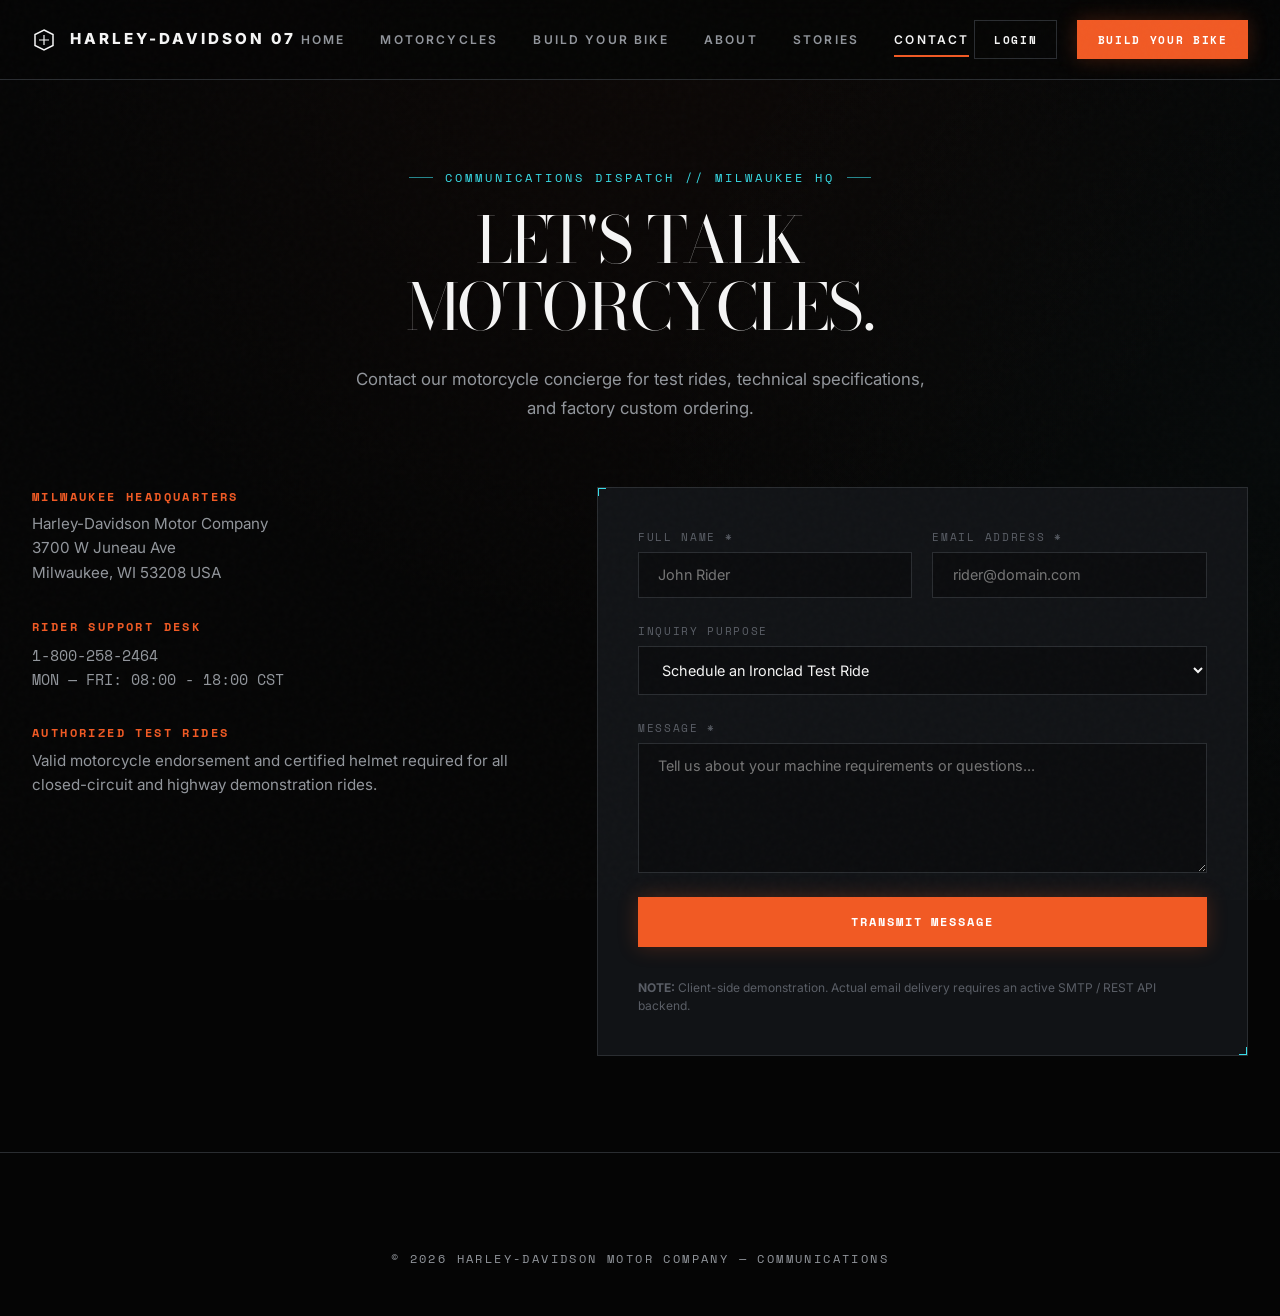
<file: harley-davidson-website-master/contact.html>
<!DOCTYPE html>
<html lang="en">
<head>
  <meta charset="UTF-8">
  <meta name="viewport" content="width=device-width, initial-scale=1.0">
  <title>CONTACT & TEST RIDES — HARLEY-DAVIDSON IRONCLAD</title>
  <link rel="stylesheet" href="style.css">
</head>
<body>

  <!-- Header -->
  <header class="site-header">
    <div class="container header-container">
      <a href="index.html" class="brand-logo">
        <svg class="brand-shield-svg" viewBox="0 0 24 24">
          <polygon points="12 2 21 6.5 21 17.5 12 22 3 17.5 3 6.5 12 2" stroke="currentColor" stroke-width="1.5" fill="none"/>
          <path d="M7 12h10M12 7v10" stroke="currentColor" stroke-width="1.2"/>
        </svg>
        <span>HARLEY-DAVIDSON 07</span>
      </a>
      <nav class="main-nav">
        <a href="index.html" class="nav-link">HOME</a>
        <a href="motorcycles.html" class="nav-link">MOTORCYCLES</a>
        <a href="index.html#configurator" class="nav-link">BUILD YOUR BIKE</a>
        <a href="about.html" class="nav-link">ABOUT</a>
        <a href="stories.html" class="nav-link">STORIES</a>
        <a href="contact.html" class="nav-link active">CONTACT</a>
      </nav>
      <div class="header-actions">
        <button class="btn btn-outline btn-sm btn-auth-trigger">LOGIN</button>
        <a href="index.html#configurator" class="btn btn-primary btn-sm">BUILD YOUR BIKE</a>
        <button class="hamburger-btn"><span></span><span></span><span></span></button>
      </div>
    </div>
  </header>

  <main style="padding-top: calc(var(--nav-height) + 2rem); min-height: 80vh;">
    <div class="container" style="padding-bottom: 6rem;">
      <div style="max-width: 750px; margin: 3rem auto 4rem auto; text-align: center;">
        <div class="section-tag">COMMUNICATIONS DISPATCH // MILWAUKEE HQ</div>
        <h1 class="section-heading">LET'S TALK<br>MOTORCYCLES.</h1>
        <p class="section-sub" style="margin: 0 auto;">
          Contact our motorcycle concierge for test rides, technical specifications, and factory custom ordering.
        </p>
      </div>

      <div class="contact-layout">
        <!-- Left Column -->
        <div class="contact-info-panel">
          <div class="contact-info-block">
            <h4>MILWAUKEE HEADQUARTERS</h4>
            <p>Harley-Davidson Motor Company<br>3700 W Juneau Ave<br>Milwaukee, WI 53208 USA</p>
          </div>
          <div class="contact-info-block">
            <h4>RIDER SUPPORT DESK</h4>
            <p class="tech-cyan" style="font-family: var(--font-tech);">1-800-258-2464<br>MON — FRI: 08:00 - 18:00 CST</p>
          </div>
          <div class="contact-info-block">
            <h4>AUTHORIZED TEST RIDES</h4>
            <p>Valid motorcycle endorsement and certified helmet required for all closed-circuit and highway demonstration rides.</p>
          </div>
        </div>

        <!-- Right Column -->
        <div class="contact-form-panel hud-corner">
          <form id="contact-form" class="contact-form">
            <div class="form-row-2col">
              <div class="form-field">
                <label for="contact-name" class="form-label">Full Name *</label>
                <input type="text" id="contact-name" class="form-input" required placeholder="John Rider">
              </div>
              <div class="form-field">
                <label for="contact-email" class="form-label">Email Address *</label>
                <input type="email" id="contact-email" class="form-input" required placeholder="rider@domain.com">
              </div>
            </div>

            <div class="form-field">
              <label for="contact-subject" class="form-label">Inquiry Purpose</label>
              <select id="contact-subject" class="form-input">
                <option value="test-ride">Schedule an Ironclad Test Ride</option>
                <option value="config-build">Consult on Custom Motorcycle Build</option>
                <option value="dealer-network">Dealership Network & Showroom Inquiry</option>
                <option value="general">General Brand & Heritage Inquiry</option>
              </select>
            </div>

            <div class="form-field">
              <label for="contact-message" class="form-label">Message *</label>
              <textarea id="contact-message" class="form-input" required placeholder="Tell us about your machine requirements or questions..."></textarea>
            </div>

            <button type="submit" class="btn btn-primary" style="width: 100%;">
              TRANSMIT MESSAGE
            </button>

            <div class="backend-note">
              <strong>NOTE:</strong> Client-side demonstration. Actual email delivery requires an active SMTP / REST API backend.
            </div>
          </form>
        </div>
      </div>
    </div>
  </main>

  <footer class="site-footer">
    <div class="container" style="text-align: center;">
      <p class="tech-label">&copy; 2026 HARLEY-DAVIDSON MOTOR COMPANY — COMMUNICATIONS</p>
    </div>
  </footer>

  <script src="script.js"></script>
</body>
</html>
</file>
<file: style.css>
/* ==========================================================================
   HARLEY-DAVIDSON — IRONCLAD
   Cinematic Motorcycle Experience
   Inspired by REDLINE Racing Editorial Aesthetic
   ========================================================================== */

@import url('https://fonts.googleapis.com/css2?family=Bodoni+Moda:ital,opsz,wght@0,6..96,400..900;1,6..96,400..900&family=Inter:wght@300;400;500;600;700;800&family=Space+Mono:ital,wght@0,400;0,700;1,400&display=swap');

:root {
  /* Color System */
  --bg-primary: #050505;
  --bg-secondary: #0B0C0E;
  --bg-card: #111316;
  --bg-card-hover: #16191E;
  --bg-glass: rgba(11, 12, 14, 0.75);
  
  --text-primary: #F5F5F5;
  --text-secondary: #92969C;
  --text-muted: #5A5E66;
  
  --accent-orange: #F15A24;
  --accent-orange-glow: rgba(241, 90, 36, 0.4);
  --accent-orange-subtle: rgba(241, 90, 36, 0.12);
  
  --accent-cyan: #38DDE8;
  --accent-cyan-glow: rgba(56, 221, 232, 0.35);
  --accent-cyan-subtle: rgba(56, 221, 232, 0.1);
  
  --border-subtle: #2A2D31;
  --border-light: #3D4249;
  --border-active: #F15A24;
  
  /* Typography */
  --font-display: 'Bodoni Moda', 'Playfair Display', Georgia, serif;
  --font-sans: 'Inter', -apple-system, BlinkMacSystemFont, 'Segoe UI', Roboto, sans-serif;
  --font-tech: 'Space Mono', monospace;
  
  /* Transitions */
  --transition-fast: 0.18s ease;
  --transition-base: 0.3s cubic-bezier(0.16, 1, 0.3, 1);
  --transition-slow: 0.6s cubic-bezier(0.16, 1, 0.3, 1);
  
  /* Container */
  --max-width: 1440px;
  --nav-height: 80px;
}

/* --------------------------------------------------------------------------
   Reset & Base Styles
   -------------------------------------------------------------------------- */
*, *::before, *::after {
  box-sizing: border-box;
  margin: 0;
  padding: 0;
}

html {
  scroll-behavior: smooth;
  background-color: var(--bg-primary);
  color: var(--text-primary);
  font-family: var(--font-sans);
  font-size: 16px;
  line-height: 1.6;
  -webkit-font-smoothing: antialiased;
  -moz-osx-font-smoothing: grayscale;
  overflow-x: hidden;
}

body {
  min-height: 100vh;
  background-color: var(--bg-primary);
  color: var(--text-primary);
  position: relative;
  overflow-x: hidden;
  background-image: 
    radial-gradient(circle at 50% 0%, rgba(241, 90, 36, 0.03) 0%, transparent 60%),
    radial-gradient(circle at 100% 50%, rgba(56, 221, 232, 0.02) 0%, transparent 50%);
  background-attachment: fixed;
}

/* Subtle Film Grain Texture Overlay */
body::before {
  content: '';
  position: fixed;
  inset: 0;
  background-image: url("data:image/svg+xml,%3Csvg viewBox='0 0 200 200' xmlns='http://www.w3.org/2000/svg'%3E%3Cfilter id='noiseFilter'%3E%3CfeTurbulence type='fractalNoise' baseFrequency='0.85' numOctaves='3' stitchTiles='stitch'/%3E%3C/filter%3E%3Crect width='100%25' height='100%25' filter='url(%23noiseFilter)' opacity='0.02'/%3E%3C/svg%3E");
  pointer-events: none;
  z-index: 9999;
}

img {
  max-width: 100%;
  height: auto;
  display: block;
}

a {
  color: inherit;
  text-decoration: none;
  transition: var(--transition-base);
}

button, input, select, textarea {
  font-family: inherit;
  font-size: inherit;
  color: inherit;
}

button {
  cursor: pointer;
  border: none;
  background: none;
}

ul {
  list-style: none;
}

.container {
  width: 100%;
  max-width: var(--max-width);
  margin: 0 auto;
  padding: 0 2rem;
}

/* --------------------------------------------------------------------------
   Typography Utility Classes
   -------------------------------------------------------------------------- */
.tech-label {
  font-family: var(--font-tech);
  font-size: 0.75rem;
  letter-spacing: 0.2em;
  text-transform: uppercase;
  color: var(--text-secondary);
}

.tech-cyan {
  color: var(--accent-cyan);
}

.tech-orange {
  color: var(--accent-orange);
}

.section-tag {
  display: inline-flex;
  align-items: center;
  gap: 0.75rem;
  font-family: var(--font-tech);
  font-size: 0.75rem;
  letter-spacing: 0.25em;
  text-transform: uppercase;
  color: var(--accent-cyan);
  margin-bottom: 1.25rem;
}

.section-tag::before,
.section-tag::after {
  content: '';
  display: inline-block;
  width: 24px;
  height: 1px;
  background-color: var(--accent-cyan);
  opacity: 0.6;
}

.section-tag.orange {
  color: var(--accent-orange);
}

.section-tag.orange::before,
.section-tag.orange::after {
  background-color: var(--accent-orange);
}

.section-heading {
  font-family: var(--font-display);
  font-size: clamp(2.5rem, 5vw, 4.5rem);
  font-weight: 400;
  line-height: 1.05;
  letter-spacing: -0.02em;
  color: var(--text-primary);
  text-transform: uppercase;
  margin-bottom: 1.5rem;
}

.section-sub {
  font-size: 1.05rem;
  color: var(--text-secondary);
  max-width: 600px;
  line-height: 1.7;
}

/* REDLINE Industrial Bracket HUD */
.hud-corner {
  position: relative;
}

.hud-corner::before,
.hud-corner::after {
  content: '';
  position: absolute;
  width: 8px;
  height: 8px;
  border-color: var(--accent-cyan);
  pointer-events: none;
}

.hud-corner::before {
  top: 0;
  left: 0;
  border-top: 1px solid var(--accent-cyan);
  border-left: 1px solid var(--accent-cyan);
}

.hud-corner::after {
  bottom: 0;
  right: 0;
  border-bottom: 1px solid var(--accent-cyan);
  border-right: 1px solid var(--accent-cyan);
}

/* --------------------------------------------------------------------------
   Buttons & Interactive Elements
   -------------------------------------------------------------------------- */
.btn {
  display: inline-flex;
  align-items: center;
  justify-content: center;
  gap: 0.75rem;
  font-family: var(--font-tech);
  font-size: 0.78rem;
  font-weight: 700;
  letter-spacing: 0.15em;
  text-transform: uppercase;
  padding: 0.9rem 1.8rem;
  border-radius: 0px;
  transition: all var(--transition-base);
  position: relative;
  text-align: center;
  white-space: nowrap;
}

.btn-primary {
  background-color: var(--accent-orange);
  color: #FFFFFF;
  box-shadow: 0 0 20px rgba(241, 90, 36, 0.25);
  border: 1px solid var(--accent-orange);
}

.btn-primary:hover {
  background-color: #ff6833;
  box-shadow: 0 0 30px rgba(241, 90, 36, 0.5);
  transform: translateY(-2px);
}

.btn-outline {
  background-color: transparent;
  color: var(--text-primary);
  border: 1px solid var(--border-subtle);
}

.btn-outline:hover {
  border-color: var(--accent-cyan);
  color: var(--accent-cyan);
  box-shadow: 0 0 15px rgba(56, 221, 232, 0.2);
  transform: translateY(-2px);
}

.btn-outline-orange {
  background-color: transparent;
  color: var(--accent-orange);
  border: 1px solid var(--accent-orange);
}

.btn-outline-orange:hover {
  background-color: var(--accent-orange);
  color: #FFFFFF;
  box-shadow: 0 0 25px rgba(241, 90, 36, 0.4);
  transform: translateY(-2px);
}

.btn-sm {
  padding: 0.6rem 1.2rem;
  font-size: 0.7rem;
}

.btn-icon {
  width: 44px;
  height: 44px;
  padding: 0;
  display: inline-flex;
  align-items: center;
  justify-content: center;
  border: 1px solid var(--border-subtle);
}

/* --------------------------------------------------------------------------
   Header & Navigation
   -------------------------------------------------------------------------- */
.site-header {
  position: fixed;
  top: 0;
  left: 0;
  width: 100%;
  height: var(--nav-height);
  z-index: 1000;
  background-color: rgba(5, 5, 5, 0.85);
  backdrop-filter: blur(12px);
  -webkit-backdrop-filter: blur(12px);
  border-bottom: 1px solid var(--border-subtle);
  transition: all var(--transition-base);
}

.site-header.scrolled {
  height: 68px;
  background-color: rgba(5, 5, 5, 0.95);
  border-bottom-color: rgba(241, 90, 36, 0.3);
  box-shadow: 0 10px 30px rgba(0, 0, 0, 0.7);
}

.header-container {
  display: flex;
  align-items: center;
  justify-content: space-between;
  height: 100%;
}

.brand-logo {
  display: flex;
  align-items: center;
  gap: 0.85rem;
  font-family: var(--font-sans);
  font-weight: 800;
  font-size: 0.95rem;
  letter-spacing: 0.2em;
  color: var(--text-primary);
  text-transform: uppercase;
}

.brand-shield-svg {
  width: 24px;
  height: 24px;
  fill: var(--accent-orange);
  transition: transform var(--transition-base);
}

.brand-logo:hover .brand-shield-svg {
  transform: rotate(-10deg) scale(1.1);
}

.main-nav {
  display: flex;
  align-items: center;
  gap: 2.2rem;
}

.nav-link {
  font-family: var(--font-sans);
  font-size: 0.75rem;
  font-weight: 600;
  letter-spacing: 0.18em;
  text-transform: uppercase;
  color: var(--text-secondary);
  position: relative;
  padding: 0.5rem 0;
}

.nav-link::after {
  content: '';
  position: absolute;
  bottom: 0;
  left: 0;
  width: 0;
  height: 2px;
  background-color: var(--accent-orange);
  transition: width var(--transition-base);
}

.nav-link:hover,
.nav-link.active {
  color: var(--text-primary);
}

.nav-link:hover::after,
.nav-link.active::after {
  width: 100%;
}

.header-actions {
  display: flex;
  align-items: center;
  gap: 1.25rem;
}

.user-badge {
  display: none;
  align-items: center;
  gap: 0.5rem;
  font-family: var(--font-tech);
  font-size: 0.72rem;
  color: var(--accent-cyan);
  padding: 0.4rem 0.8rem;
  border: 1px solid var(--accent-cyan);
  background: var(--accent-cyan-subtle);
}

.hamburger-btn {
  display: none;
  flex-direction: column;
  justify-content: center;
  gap: 5px;
  width: 32px;
  height: 32px;
  z-index: 1001;
}

.hamburger-btn span {
  display: block;
  width: 24px;
  height: 2px;
  background-color: var(--text-primary);
  transition: var(--transition-base);
}

.hamburger-btn.open span:nth-child(1) {
  transform: translateY(7px) rotate(45deg);
}

.hamburger-btn.open span:nth-child(2) {
  opacity: 0;
}

.hamburger-btn.open span:nth-child(3) {
  transform: translateY(-7px) rotate(-45deg);
}

/* Mobile Navigation Drawer */
.mobile-nav-drawer {
  position: fixed;
  inset: 0;
  background: rgba(5, 5, 5, 0.98);
  backdrop-filter: blur(20px);
  z-index: 999;
  display: flex;
  flex-direction: column;
  justify-content: center;
  align-items: center;
  gap: 2rem;
  opacity: 0;
  pointer-events: none;
  transition: opacity var(--transition-base);
}

.mobile-nav-drawer.open {
  opacity: 1;
  pointer-events: auto;
}

.mobile-nav-drawer .nav-link {
  font-size: 1.5rem;
  font-family: var(--font-display);
}

/* --------------------------------------------------------------------------
   CINEMATIC HERO SECTION (Direct REDLINE Recreation)
   -------------------------------------------------------------------------- */
.hero-section {
  position: relative;
  min-height: 100vh;
  padding-top: calc(var(--nav-height) + 1rem);
  padding-bottom: 5rem;
  display: flex;
  flex-direction: column;
  justify-content: space-between;
  align-items: center;
  background-color: var(--bg-primary);
  overflow: hidden;
  border-bottom: 1px solid var(--border-subtle);
}

/* Overhead Spotlight Beam (Inspired by REDLINE screenshot) */
.hero-spotlight {
  position: absolute;
  top: 0;
  left: 50%;
  transform: translateX(-50%);
  width: 100%;
  max-width: 900px;
  height: 100%;
  pointer-events: none;
  z-index: 1;
  background: 
    radial-gradient(ellipse 35% 70% at 50% 0%, rgba(255, 255, 255, 0.12) 0%, rgba(255, 255, 255, 0.02) 40%, transparent 70%),
    radial-gradient(circle at 50% 45%, rgba(241, 90, 36, 0.08) 0%, transparent 60%);
}

.hero-vertical-beam {
  position: absolute;
  top: 0;
  left: 50%;
  transform: translateX(-50%);
  width: 1px;
  height: 60%;
  background: linear-gradient(180deg, rgba(255, 255, 255, 0.3) 0%, rgba(56, 221, 232, 0.4) 30%, transparent 100%);
  z-index: 1;
  pointer-events: none;
}

.hero-header-top {
  position: relative;
  z-index: 2;
  text-align: center;
  margin-top: 1rem;
}

.hero-division-tag {
  display: inline-flex;
  align-items: center;
  gap: 0.8rem;
  font-family: var(--font-tech);
  font-size: 0.72rem;
  letter-spacing: 0.25em;
  color: var(--accent-cyan);
  text-transform: uppercase;
}

.hero-division-tag::before,
.hero-division-tag::after {
  content: '';
  display: inline-block;
  width: 32px;
  height: 1px;
  background-color: var(--accent-cyan);
  opacity: 0.7;
}

/* Giant Dominant REDLINE-Style Title */
.hero-title-container {
  position: relative;
  z-index: 2;
  text-align: center;
  margin-top: 0.5rem;
  width: 100%;
}

.hero-main-title {
  font-family: var(--font-display);
  font-size: clamp(3.8rem, 11vw, 10.5rem);
  font-weight: 400;
  line-height: 0.9;
  letter-spacing: -0.01em;
  color: #FFFFFF;
  text-transform: uppercase;
  margin: 0;
  text-shadow: 0 0 40px rgba(255, 255, 255, 0.1);
  display: flex;
  flex-direction: column;
  align-items: center;
}

.hero-sub-pill {
  display: inline-flex;
  align-items: center;
  gap: 0.85rem;
  font-family: var(--font-tech);
  font-size: 0.75rem;
  letter-spacing: 0.3em;
  color: var(--accent-cyan);
  text-transform: uppercase;
  margin-top: 0.75rem;
}

.hero-sub-pill::before,
.hero-sub-pill::after {
  content: '';
  display: inline-block;
  width: 30px;
  height: 1px;
  background-color: var(--accent-cyan);
  opacity: 0.6;
}

/* HUD Lateral Brackets (Direct REDLINE Reference) */
.hero-hud-left {
  position: absolute;
  top: 38%;
  left: 4%;
  z-index: 5;
  display: flex;
  flex-direction: column;
  gap: 0.5rem;
}

.hero-hud-right {
  position: absolute;
  top: 38%;
  right: 4%;
  z-index: 5;
  display: flex;
  flex-direction: column;
  gap: 0.5rem;
  text-align: right;
}

.hud-box {
  padding: 0.6rem 1rem;
  background: rgba(11, 12, 14, 0.6);
  border: 1px solid var(--border-subtle);
  font-family: var(--font-tech);
  font-size: 0.72rem;
  letter-spacing: 0.18em;
  color: var(--accent-cyan);
  position: relative;
  backdrop-filter: blur(8px);
}

.hud-box::before {
  content: '';
  position: absolute;
  top: -1px;
  left: -1px;
  width: 6px;
  height: 6px;
  border-top: 2px solid var(--accent-cyan);
  border-left: 2px solid var(--accent-cyan);
}

.hud-box::after {
  content: '';
  position: absolute;
  bottom: -1px;
  right: -1px;
  width: 6px;
  height: 6px;
  border-bottom: 2px solid var(--accent-cyan);
  border-right: 2px solid var(--accent-cyan);
}

.hud-detail-line {
  font-family: var(--font-tech);
  font-size: 0.65rem;
  letter-spacing: 0.15em;
  color: var(--text-muted);
}

/* Center Motorcycle Showcase Stage */
.hero-stage {
  position: relative;
  z-index: 3;
  width: 100%;
  max-width: 1200px;
  margin: 1rem auto 0 auto;
  display: flex;
  flex-direction: column;
  align-items: center;
  justify-content: center;
}

.hero-bike-frame {
  position: relative;
  width: 100%;
  max-width: 960px;
  height: clamp(320px, 46vw, 540px);
  display: flex;
  align-items: center;
  justify-content: center;
  filter: drop-shadow(0 20px 40px rgba(0, 0, 0, 0.9));
}

.hero-bike-img {
  width: 100%;
  height: 100%;
  object-fit: contain;
  object-position: center bottom;
  transform-origin: center bottom;
  transition: transform var(--transition-slow);
}

.hero-bike-frame:hover .hero-bike-img {
  transform: scale(1.02);
}

/* Floor Glow & Studio Ground Shadow */
.hero-bike-shadow {
  position: absolute;
  bottom: 5%;
  left: 50%;
  transform: translateX(-50%);
  width: 75%;
  height: 40px;
  background: radial-gradient(ellipse at center, rgba(0, 0, 0, 0.95) 0%, rgba(0, 0, 0, 0.4) 60%, transparent 80%);
  pointer-events: none;
  z-index: -1;
}

/* Technical Badges Around the Bike */
.hero-specs-badge {
  position: absolute;
  bottom: 12%;
  z-index: 4;
  font-family: var(--font-tech);
  font-size: 0.72rem;
  letter-spacing: 0.18em;
  color: var(--text-secondary);
  background: rgba(11, 12, 14, 0.85);
  border: 1px solid var(--border-subtle);
  padding: 0.5rem 1rem;
  backdrop-filter: blur(8px);
  display: flex;
  align-items: center;
  gap: 0.6rem;
}

.hero-specs-badge.left {
  left: 2%;
}

.hero-specs-badge.right {
  right: 2%;
}

.hero-specs-badge span {
  color: var(--accent-orange);
}

/* Hero Action CTAs */
.hero-cta-group {
  position: relative;
  z-index: 5;
  display: flex;
  align-items: center;
  justify-content: center;
  gap: 1.5rem;
  margin-top: 1.5rem;
}

/* Bottom Status Bar (Direct REDLINE Reference) */
.hero-status-bar {
  position: absolute;
  bottom: 0;
  left: 0;
  width: 100%;
  background: rgba(5, 5, 5, 0.95);
  border-top: 1px solid var(--border-subtle);
  padding: 0.85rem 2.5rem;
  z-index: 10;
  display: flex;
  align-items: center;
  justify-content: space-between;
}

.status-bar-left {
  display: flex;
  align-items: center;
  gap: 1.5rem;
  font-family: var(--font-tech);
  font-size: 0.72rem;
  letter-spacing: 0.15em;
  color: var(--text-secondary);
}

.status-dot {
  width: 7px;
  height: 7px;
  border-radius: 50%;
  background-color: var(--accent-orange);
  box-shadow: 0 0 10px var(--accent-orange);
  animation: pulse-dot 2s infinite ease-in-out;
}

@keyframes pulse-dot {
  0%, 100% { opacity: 1; transform: scale(1); }
  50% { opacity: 0.4; transform: scale(0.85); }
}

.status-divider {
  color: var(--border-subtle);
}

.status-bar-right {
  display: flex;
  align-items: center;
  gap: 1rem;
}

/* --------------------------------------------------------------------------
   MOTORCYCLE COLLECTION SECTION
   -------------------------------------------------------------------------- */
.collection-section {
  padding: 8rem 0;
  background-color: var(--bg-primary);
  border-bottom: 1px solid var(--border-subtle);
  position: relative;
}

.collection-header-row {
  display: flex;
  align-items: flex-end;
  justify-content: space-between;
  margin-bottom: 4rem;
  flex-wrap: wrap;
  gap: 2rem;
}

.collection-filters {
  display: flex;
  gap: 0.5rem;
  border-bottom: 1px solid var(--border-subtle);
  padding-bottom: 0.5rem;
}

.filter-btn {
  font-family: var(--font-tech);
  font-size: 0.75rem;
  letter-spacing: 0.18em;
  text-transform: uppercase;
  color: var(--text-secondary);
  padding: 0.5rem 1rem;
  transition: all var(--transition-base);
  position: relative;
}

.filter-btn:hover,
.filter-btn.active {
  color: var(--accent-orange);
}

.filter-btn.active::after {
  content: '';
  position: absolute;
  bottom: -0.5rem;
  left: 0;
  width: 100%;
  height: 2px;
  background-color: var(--accent-orange);
}

/* Motorcycle Grid Cards */
.motorcycles-grid {
  display: grid;
  grid-template-columns: repeat(2, 1fr);
  gap: 2rem;
}

.bike-card {
  background-color: var(--bg-card);
  border: 1px solid var(--border-subtle);
  position: relative;
  overflow: hidden;
  transition: all var(--transition-base);
  display: flex;
  flex-direction: column;
}

.bike-card:hover {
  background-color: var(--bg-card-hover);
  border-color: rgba(241, 90, 36, 0.5);
  box-shadow: 0 15px 40px rgba(0, 0, 0, 0.8), 0 0 20px rgba(241, 90, 36, 0.1);
  transform: translateY(-4px);
}

.bike-card-top {
  padding: 1.75rem 2rem 0 2rem;
  display: flex;
  align-items: center;
  justify-content: space-between;
}

.bike-card-number {
  font-family: var(--font-tech);
  font-size: 0.85rem;
  letter-spacing: 0.2em;
  color: var(--accent-orange);
  font-weight: 700;
}

.bike-card-category {
  font-family: var(--font-tech);
  font-size: 0.7rem;
  letter-spacing: 0.2em;
  text-transform: uppercase;
  color: var(--accent-cyan);
  padding: 0.25rem 0.6rem;
  border: 1px solid rgba(56, 221, 232, 0.3);
  background: rgba(56, 221, 232, 0.05);
}

.bike-card-image-wrap {
  width: 100%;
  height: 320px;
  padding: 1.5rem;
  display: flex;
  align-items: center;
  justify-content: center;
  overflow: hidden;
  position: relative;
}

.bike-card-img {
  width: 100%;
  height: 100%;
  object-fit: contain;
  transition: transform var(--transition-slow);
}

.bike-card:hover .bike-card-img {
  transform: scale(1.06);
}

.bike-card-body {
  padding: 0 2rem 2rem 2rem;
  display: flex;
  flex-direction: column;
  flex-grow: 1;
}

.bike-card-title {
  font-family: var(--font-display);
  font-size: 2rem;
  font-weight: 400;
  text-transform: uppercase;
  letter-spacing: -0.01em;
  color: var(--text-primary);
  margin-bottom: 0.5rem;
}

.bike-card-desc {
  font-size: 0.9rem;
  color: var(--text-secondary);
  line-height: 1.6;
  margin-bottom: 1.5rem;
  flex-grow: 1;
}

.bike-card-specs-row {
  display: grid;
  grid-template-columns: repeat(3, 1fr);
  gap: 1rem;
  padding: 1rem 0;
  border-top: 1px solid var(--border-subtle);
  border-bottom: 1px solid var(--border-subtle);
  margin-bottom: 1.75rem;
}

.spec-cell-label {
  font-family: var(--font-tech);
  font-size: 0.65rem;
  letter-spacing: 0.15em;
  color: var(--text-muted);
  text-transform: uppercase;
}

.spec-cell-val {
  font-family: var(--font-tech);
  font-size: 0.82rem;
  font-weight: 700;
  color: var(--text-primary);
  margin-top: 0.2rem;
}

.bike-card-actions {
  display: flex;
  gap: 1rem;
}

/* --------------------------------------------------------------------------
   INTERACTIVE MOTORCYCLE CONFIGURATOR ("BUILD YOUR MACHINE.")
   -------------------------------------------------------------------------- */
.configurator-section {
  padding: 8rem 0;
  background-color: var(--bg-secondary);
  border-bottom: 1px solid var(--border-subtle);
  position: relative;
}

.configurator-grid {
  display: grid;
  grid-template-columns: 1.35fr 1fr;
  gap: 3rem;
  margin-top: 3.5rem;
  align-items: start;
}

/* Configurator Stage Left */
.config-stage {
  background-color: var(--bg-card);
  border: 1px solid var(--border-subtle);
  padding: 2.5rem;
  position: relative;
  display: flex;
  flex-direction: column;
}

.config-stage-hud-top {
  display: flex;
  align-items: center;
  justify-content: space-between;
  border-bottom: 1px solid var(--border-subtle);
  padding-bottom: 1rem;
  margin-bottom: 1.5rem;
}

.config-model-title {
  font-family: var(--font-display);
  font-size: 2.2rem;
  text-transform: uppercase;
  color: var(--text-primary);
}

.config-category-badge {
  font-family: var(--font-tech);
  font-size: 0.72rem;
  letter-spacing: 0.2em;
  color: var(--accent-cyan);
}

.config-viewport {
  position: relative;
  width: 100%;
  height: clamp(340px, 40vw, 460px);
  display: flex;
  align-items: center;
  justify-content: center;
  overflow: hidden;
  background: radial-gradient(circle at 50% 50%, rgba(255, 255, 255, 0.03) 0%, transparent 70%);
}

.config-bike-render {
  width: 100%;
  height: 100%;
  object-fit: contain;
  transition: opacity var(--transition-base), transform var(--transition-base);
}

.config-stage-hud-bottom {
  display: flex;
  align-items: center;
  justify-content: space-between;
  border-top: 1px solid var(--border-subtle);
  padding-top: 1.25rem;
  margin-top: 1.5rem;
}

.config-stat {
  display: flex;
  flex-direction: column;
}

.config-stat-label {
  font-family: var(--font-tech);
  font-size: 0.65rem;
  color: var(--text-muted);
  letter-spacing: 0.15em;
  text-transform: uppercase;
}

.config-stat-value {
  font-family: var(--font-tech);
  font-size: 0.9rem;
  font-weight: 700;
  color: var(--accent-orange);
}

/* Configurator Controls Right */
.config-panel {
  background-color: var(--bg-card);
  border: 1px solid var(--border-subtle);
  padding: 2.5rem;
  display: flex;
  flex-direction: column;
  gap: 2rem;
}

.config-group-title {
  font-family: var(--font-tech);
  font-size: 0.75rem;
  letter-spacing: 0.2em;
  text-transform: uppercase;
  color: var(--text-secondary);
  margin-bottom: 0.85rem;
  display: flex;
  align-items: center;
  justify-content: space-between;
}

.config-group-title span {
  color: var(--accent-cyan);
}

/* Model Selector Pills */
.model-pill-grid {
  display: grid;
  grid-template-columns: repeat(2, 1fr);
  gap: 0.6rem;
}

.model-pill {
  font-family: var(--font-tech);
  font-size: 0.75rem;
  letter-spacing: 0.1em;
  padding: 0.75rem;
  text-align: center;
  border: 1px solid var(--border-subtle);
  background: var(--bg-secondary);
  color: var(--text-secondary);
  transition: all var(--transition-base);
}

.model-pill:hover {
  border-color: var(--text-secondary);
  color: var(--text-primary);
}

.model-pill.active {
  border-color: var(--accent-orange);
  background: var(--accent-orange-subtle);
  color: var(--text-primary);
  font-weight: 700;
}

/* Color Swatches */
.color-swatches-grid {
  display: flex;
  align-items: center;
  gap: 1rem;
}

.color-swatch-btn {
  width: 44px;
  height: 44px;
  border-radius: 0;
  border: 2px solid var(--border-subtle);
  position: relative;
  transition: all var(--transition-base);
  padding: 3px;
}

.color-swatch-btn:hover {
  transform: scale(1.08);
}

.color-swatch-btn.active {
  border-color: var(--accent-orange);
  box-shadow: 0 0 12px var(--accent-orange-glow);
}

.swatch-fill {
  width: 100%;
  height: 100%;
  display: block;
}

.swatch-black { background-color: #0d0e11; }
.swatch-gray { background-color: #55585f; }
.swatch-orange { background-color: #F15A24; }
.swatch-red { background-color: #8b1111; }

.active-color-name {
  font-family: var(--font-tech);
  font-size: 0.8rem;
  color: var(--text-primary);
  font-weight: 700;
  margin-top: 0.5rem;
}

/* Component Selectors (Seat, Handlebar, Wheel) */
.custom-select-group {
  display: flex;
  flex-direction: column;
  gap: 0.5rem;
}

.custom-select {
  width: 100%;
  background: var(--bg-secondary);
  border: 1px solid var(--border-subtle);
  color: var(--text-primary);
  padding: 0.75rem 1rem;
  font-family: var(--font-sans);
  font-size: 0.85rem;
  outline: none;
  cursor: pointer;
  transition: border-color var(--transition-base);
}

.custom-select:focus {
  border-color: var(--accent-orange);
}

/* Accessories Checkboxes */
.accessories-list {
  display: flex;
  flex-direction: column;
  gap: 0.6rem;
}

.accessory-item {
  display: flex;
  align-items: center;
  justify-content: space-between;
  padding: 0.7rem 0.9rem;
  background: var(--bg-secondary);
  border: 1px solid var(--border-subtle);
  cursor: pointer;
  transition: border-color var(--transition-base);
}

.accessory-item:hover {
  border-color: var(--border-light);
}

.accessory-left {
  display: flex;
  align-items: center;
  gap: 0.75rem;
  font-size: 0.85rem;
}

.accessory-checkbox {
  accent-color: var(--accent-orange);
  width: 16px;
  height: 16px;
  cursor: pointer;
}

.accessory-price {
  font-family: var(--font-tech);
  font-size: 0.75rem;
  color: var(--accent-orange);
}

/* Configurator Pricing & Actions */
.config-pricing-box {
  background: var(--bg-secondary);
  border: 1px solid var(--border-subtle);
  padding: 1.5rem;
  display: flex;
  flex-direction: column;
  gap: 0.5rem;
}

.config-price-row {
  display: flex;
  align-items: center;
  justify-content: space-between;
}

.config-price-label {
  font-family: var(--font-tech);
  font-size: 0.75rem;
  letter-spacing: 0.15em;
  text-transform: uppercase;
  color: var(--text-secondary);
}

.config-total-price {
  font-family: var(--font-tech);
  font-size: 1.6rem;
  font-weight: 700;
  color: #FFFFFF;
}

.config-disclaimer {
  font-size: 0.72rem;
  color: var(--text-muted);
  line-height: 1.4;
  margin-top: 0.25rem;
}

.config-actions-row {
  display: grid;
  grid-template-columns: 1fr 1fr;
  gap: 1rem;
}

/* --------------------------------------------------------------------------
   ABOUT HARLEY-DAVIDSON SECTION
   -------------------------------------------------------------------------- */
.about-section {
  padding: 8rem 0;
  background-color: var(--bg-primary);
  border-bottom: 1px solid var(--border-subtle);
  position: relative;
}

.about-split-layout {
  display: grid;
  grid-template-columns: 1fr 1fr;
  gap: 5rem;
  align-items: center;
}

.about-visual-col {
  position: relative;
}

.about-image-frame {
  position: relative;
  border: 1px solid var(--border-subtle);
  overflow: hidden;
  background-color: var(--bg-card);
}

.about-image-frame img {
  width: 100%;
  height: 580px;
  object-fit: cover;
  transition: transform var(--transition-slow);
}

.about-image-frame:hover img {
  transform: scale(1.04);
}

.about-image-badge {
  position: absolute;
  bottom: 2rem;
  left: 2rem;
  background: rgba(5, 5, 5, 0.9);
  border: 1px solid var(--border-subtle);
  padding: 1rem 1.5rem;
  font-family: var(--font-tech);
  font-size: 0.75rem;
  letter-spacing: 0.2em;
  color: var(--accent-cyan);
}

.about-editorial-col {
  display: flex;
  flex-direction: column;
}

.about-quote {
  font-family: var(--font-display);
  font-size: 1.6rem;
  line-height: 1.4;
  color: var(--text-primary);
  margin-bottom: 2.5rem;
  border-left: 2px solid var(--accent-orange);
  padding-left: 1.75rem;
  font-style: italic;
}

.about-features-list {
  display: flex;
  flex-direction: column;
  gap: 2rem;
  margin-top: 1rem;
}

.about-feature-item {
  display: flex;
  gap: 1.5rem;
}

.feature-number {
  font-family: var(--font-tech);
  font-size: 0.85rem;
  font-weight: 700;
  color: var(--accent-orange);
  letter-spacing: 0.15em;
}

.feature-content h4 {
  font-family: var(--font-sans);
  font-size: 1.05rem;
  font-weight: 700;
  letter-spacing: 0.05em;
  text-transform: uppercase;
  color: var(--text-primary);
  margin-bottom: 0.4rem;
}

.feature-content p {
  font-size: 0.9rem;
  color: var(--text-secondary);
  line-height: 1.6;
}

/* --------------------------------------------------------------------------
   MOTORCYCLE TECHNOLOGY SECTION ("POWER MEETS PRECISION.")
   -------------------------------------------------------------------------- */
.tech-section {
  padding: 8rem 0;
  background-color: var(--bg-secondary);
  border-bottom: 1px solid var(--border-subtle);
  position: relative;
}

.tech-panels-grid {
  display: grid;
  grid-template-columns: repeat(3, 1fr);
  gap: 2rem;
  margin-top: 4rem;
}

.tech-panel {
  background-color: var(--bg-card);
  border: 1px solid var(--border-subtle);
  overflow: hidden;
  position: relative;
  display: flex;
  flex-direction: column;
  transition: all var(--transition-base);
}

.tech-panel:hover {
  border-color: var(--accent-cyan);
  transform: translateY(-5px);
  box-shadow: 0 15px 35px rgba(0, 0, 0, 0.8), 0 0 20px rgba(56, 221, 232, 0.1);
}

.tech-panel-image {
  height: 240px;
  overflow: hidden;
  position: relative;
}

.tech-panel-image img {
  width: 100%;
  height: 100%;
  object-fit: cover;
  transition: transform var(--transition-slow);
}

.tech-panel:hover .tech-panel-image img {
  transform: scale(1.08);
}

.tech-panel-content {
  padding: 2rem;
  display: flex;
  flex-direction: column;
  flex-grow: 1;
}

.tech-panel-cat {
  font-family: var(--font-tech);
  font-size: 0.72rem;
  letter-spacing: 0.2em;
  color: var(--accent-cyan);
  text-transform: uppercase;
  margin-bottom: 0.5rem;
}

.tech-panel-title {
  font-family: var(--font-display);
  font-size: 1.6rem;
  text-transform: uppercase;
  color: var(--text-primary);
  margin-bottom: 0.85rem;
}

.tech-panel-desc {
  font-size: 0.88rem;
  color: var(--text-secondary);
  line-height: 1.6;
  margin-bottom: 1.5rem;
  flex-grow: 1;
}

/* --------------------------------------------------------------------------
   STORIES & RIDER CULTURE SECTION ("THE ROAD IS THE STORY.")
   -------------------------------------------------------------------------- */
.stories-section {
  padding: 8rem 0;
  background-color: var(--bg-primary);
  border-bottom: 1px solid var(--border-subtle);
}

.stories-grid {
  display: grid;
  grid-template-columns: repeat(3, 1fr);
  gap: 2rem;
  margin-top: 4rem;
}

.story-card {
  background-color: var(--bg-card);
  border: 1px solid var(--border-subtle);
  position: relative;
  overflow: hidden;
  transition: all var(--transition-base);
  display: flex;
  flex-direction: column;
}

.story-card:hover {
  border-color: var(--accent-orange);
  transform: translateY(-5px);
  box-shadow: 0 15px 35px rgba(0, 0, 0, 0.8);
}

.story-image-wrap {
  height: 260px;
  overflow: hidden;
  position: relative;
}

.story-image-wrap img {
  width: 100%;
  height: 100%;
  object-fit: cover;
  transition: transform var(--transition-slow);
}

.story-card:hover .story-image-wrap img {
  transform: scale(1.08);
}

.story-card-body {
  padding: 2rem;
  display: flex;
  flex-direction: column;
  flex-grow: 1;
}

.story-category {
  font-family: var(--font-tech);
  font-size: 0.7rem;
  letter-spacing: 0.2em;
  color: var(--accent-orange);
  text-transform: uppercase;
  margin-bottom: 0.5rem;
}

.story-title {
  font-family: var(--font-display);
  font-size: 1.55rem;
  text-transform: uppercase;
  color: var(--text-primary);
  line-height: 1.2;
  margin-bottom: 0.85rem;
}

.story-excerpt {
  font-size: 0.88rem;
  color: var(--text-secondary);
  line-height: 1.6;
  margin-bottom: 1.5rem;
  flex-grow: 1;
}

/* --------------------------------------------------------------------------
   FIND A DEALER SECTION
   -------------------------------------------------------------------------- */
.dealer-section {
  padding: 8rem 0;
  background-color: var(--bg-secondary);
  border-bottom: 1px solid var(--border-subtle);
}

.dealer-search-box {
  background-color: var(--bg-card);
  border: 1px solid var(--border-subtle);
  padding: 2.5rem;
  margin-top: 3.5rem;
}

.dealer-form-row {
  display: grid;
  grid-template-columns: 1.5fr 1fr auto;
  gap: 1.25rem;
  align-items: center;
}

.form-field {
  display: flex;
  flex-direction: column;
  gap: 0.4rem;
}

.form-label {
  font-family: var(--font-tech);
  font-size: 0.7rem;
  letter-spacing: 0.15em;
  text-transform: uppercase;
  color: var(--text-muted);
}

.form-input {
  background: var(--bg-secondary);
  border: 1px solid var(--border-subtle);
  color: var(--text-primary);
  padding: 0.85rem 1.2rem;
  font-family: var(--font-sans);
  font-size: 0.9rem;
  outline: none;
  transition: border-color var(--transition-base);
}

.form-input:focus {
  border-color: var(--accent-orange);
}

.dealer-results-container {
  margin-top: 2.5rem;
  display: grid;
  grid-template-columns: repeat(3, 1fr);
  gap: 1.5rem;
}

.dealer-card {
  background: var(--bg-secondary);
  border: 1px solid var(--border-subtle);
  padding: 1.75rem;
  transition: all var(--transition-base);
}

.dealer-card:hover {
  border-color: var(--accent-cyan);
}

.dealer-name {
  font-family: var(--font-sans);
  font-size: 1.1rem;
  font-weight: 700;
  color: var(--text-primary);
  margin-bottom: 0.5rem;
}

.dealer-addr {
  font-size: 0.85rem;
  color: var(--text-secondary);
  line-height: 1.5;
  margin-bottom: 0.75rem;
}

.dealer-phone {
  font-family: var(--font-tech);
  font-size: 0.8rem;
  color: var(--accent-cyan);
}

.dealer-disclaimer {
  margin-top: 2rem;
  padding-top: 1.5rem;
  border-top: 1px solid var(--border-subtle);
  font-size: 0.75rem;
  color: var(--text-muted);
  line-height: 1.5;
}

/* --------------------------------------------------------------------------
   SOCIAL MEDIA SECTION ("THE RIDE NEVER ENDS.")
   -------------------------------------------------------------------------- */
.social-section {
  padding: 8rem 0;
  background-color: var(--bg-primary);
  border-bottom: 1px solid var(--border-subtle);
}

.social-grid {
  display: grid;
  grid-template-columns: repeat(4, 1fr);
  gap: 1.5rem;
  margin-top: 3.5rem;
}

.social-card {
  background: var(--bg-card);
  border: 1px solid var(--border-subtle);
  position: relative;
  overflow: hidden;
  aspect-ratio: 1 / 1;
  cursor: pointer;
}

.social-card img {
  width: 100%;
  height: 100%;
  object-fit: cover;
  transition: transform var(--transition-slow);
}

.social-card-overlay {
  position: absolute;
  inset: 0;
  background: linear-gradient(180deg, transparent 40%, rgba(5, 5, 5, 0.95) 100%);
  display: flex;
  flex-direction: column;
  justify-content: flex-end;
  padding: 1.5rem;
  opacity: 0.85;
  transition: opacity var(--transition-base);
}

.social-card:hover img {
  transform: scale(1.08);
}

.social-card:hover .social-card-overlay {
  opacity: 1;
}

.social-handle {
  font-family: var(--font-tech);
  font-size: 0.75rem;
  color: var(--accent-orange);
  letter-spacing: 0.1em;
}

.social-caption {
  font-size: 0.82rem;
  color: var(--text-primary);
  margin-top: 0.25rem;
  line-height: 1.4;
}

.social-cta-row {
  display: flex;
  align-items: center;
  justify-content: center;
  gap: 1.5rem;
  margin-top: 3.5rem;
}

/* --------------------------------------------------------------------------
   CONTACT SECTION ("LET'S TALK MOTORCYCLES.")
   -------------------------------------------------------------------------- */
.contact-section {
  padding: 8rem 0;
  background-color: var(--bg-secondary);
  border-bottom: 1px solid var(--border-subtle);
}

.contact-layout {
  display: grid;
  grid-template-columns: 1fr 1.3fr;
  gap: 4rem;
  margin-top: 3.5rem;
}

.contact-info-panel {
  display: flex;
  flex-direction: column;
  gap: 2rem;
}

.contact-info-block h4 {
  font-family: var(--font-tech);
  font-size: 0.75rem;
  letter-spacing: 0.2em;
  color: var(--accent-orange);
  text-transform: uppercase;
  margin-bottom: 0.4rem;
}

.contact-info-block p {
  font-size: 0.95rem;
  color: var(--text-secondary);
  line-height: 1.6;
}

.contact-form-panel {
  background: var(--bg-card);
  border: 1px solid var(--border-subtle);
  padding: 2.5rem;
}

.contact-form {
  display: flex;
  flex-direction: column;
  gap: 1.5rem;
}

.form-row-2col {
  display: grid;
  grid-template-columns: 1fr 1fr;
  gap: 1.25rem;
}

textarea.form-input {
  min-height: 130px;
  resize: vertical;
}

.backend-note {
  font-size: 0.75rem;
  color: var(--text-muted);
  line-height: 1.5;
  margin-top: 0.5rem;
}

/* --------------------------------------------------------------------------
   FOOTER
   -------------------------------------------------------------------------- */
.site-footer {
  background-color: var(--bg-primary);
  padding: 6rem 0 3rem 0;
  border-top: 1px solid var(--border-subtle);
  position: relative;
}

.footer-top-row {
  display: flex;
  justify-content: space-between;
  align-items: flex-start;
  padding-bottom: 4rem;
  border-bottom: 1px solid var(--border-subtle);
  flex-wrap: wrap;
  gap: 3rem;
}

.footer-brand {
  max-width: 380px;
}

.footer-brand-title {
  font-family: var(--font-display);
  font-size: 2.2rem;
  text-transform: uppercase;
  color: var(--text-primary);
  margin-bottom: 0.75rem;
}

.footer-brand-desc {
  font-size: 0.88rem;
  color: var(--text-secondary);
  line-height: 1.7;
}

.footer-links-grid {
  display: flex;
  gap: 4rem;
  flex-wrap: wrap;
}

.footer-col-title {
  font-family: var(--font-tech);
  font-size: 0.75rem;
  letter-spacing: 0.2em;
  color: var(--text-primary);
  text-transform: uppercase;
  margin-bottom: 1.25rem;
}

.footer-links {
  display: flex;
  flex-direction: column;
  gap: 0.75rem;
}

.footer-link {
  font-size: 0.85rem;
  color: var(--text-secondary);
  transition: color var(--transition-base);
}

.footer-link:hover {
  color: var(--accent-orange);
}

.footer-bottom-row {
  padding-top: 2.5rem;
  display: flex;
  justify-content: space-between;
  align-items: center;
  flex-wrap: wrap;
  gap: 1.5rem;
  font-family: var(--font-tech);
  font-size: 0.72rem;
  color: var(--text-muted);
}

.footer-status-pill {
  color: var(--accent-cyan);
  display: flex;
  align-items: center;
  gap: 0.5rem;
}

.footer-status-pill::before {
  content: '';
  display: inline-block;
  width: 6px;
  height: 6px;
  border-radius: 50%;
  background: var(--accent-cyan);
}

/* --------------------------------------------------------------------------
   MODAL WINDOW SYSTEM (Motorcycle Specs, Auth, Blueprint)
   -------------------------------------------------------------------------- */
.modal-overlay {
  position: fixed;
  inset: 0;
  background: rgba(5, 5, 5, 0.92);
  backdrop-filter: blur(16px);
  -webkit-backdrop-filter: blur(16px);
  z-index: 2000;
  display: flex;
  align-items: center;
  justify-content: center;
  padding: 2rem;
  opacity: 0;
  pointer-events: none;
  transition: opacity var(--transition-base);
}

.modal-overlay.active {
  opacity: 1;
  pointer-events: auto;
}

.modal-container {
  background: var(--bg-card);
  border: 1px solid var(--border-subtle);
  width: 100%;
  max-width: 900px;
  max-height: 90vh;
  overflow-y: auto;
  position: relative;
  transform: translateY(20px);
  transition: transform var(--transition-base);
  box-shadow: 0 25px 60px rgba(0, 0, 0, 0.95);
}

.modal-overlay.active .modal-container {
  transform: translateY(0);
}

.modal-close-btn {
  position: absolute;
  top: 1.5rem;
  right: 1.5rem;
  width: 40px;
  height: 40px;
  display: flex;
  align-items: center;
  justify-content: center;
  border: 1px solid var(--border-subtle);
  background: var(--bg-secondary);
  color: var(--text-primary);
  font-size: 1.2rem;
  z-index: 10;
  transition: all var(--transition-base);
}

.modal-close-btn:hover {
  border-color: var(--accent-orange);
  color: var(--accent-orange);
}

.modal-content-wrap {
  padding: 3rem;
}

/* Auth Modal Styles */
.auth-tabs {
  display: flex;
  gap: 1.5rem;
  border-bottom: 1px solid var(--border-subtle);
  margin-bottom: 2rem;
}

.auth-tab-btn {
  font-family: var(--font-tech);
  font-size: 0.85rem;
  letter-spacing: 0.15em;
  text-transform: uppercase;
  color: var(--text-secondary);
  padding: 0.75rem 0;
  position: relative;
}

.auth-tab-btn.active {
  color: var(--accent-orange);
}

.auth-tab-btn.active::after {
  content: '';
  position: absolute;
  bottom: -1px;
  left: 0;
  width: 100%;
  height: 2px;
  background: var(--accent-orange);
}

.auth-form-wrap {
  display: none;
}

.auth-form-wrap.active {
  display: block;
}

.password-input-wrap {
  position: relative;
  display: flex;
  align-items: center;
}

.password-toggle-btn {
  position: absolute;
  right: 1rem;
  font-family: var(--font-tech);
  font-size: 0.7rem;
  color: var(--text-muted);
  cursor: pointer;
  background: none;
  border: none;
}

.password-toggle-btn:hover {
  color: var(--accent-cyan);
}

.auth-remember-row {
  display: flex;
  align-items: center;
  justify-content: space-between;
  font-size: 0.8rem;
  color: var(--text-secondary);
}

/* Toast Notifications */
.toast-container {
  position: fixed;
  bottom: 2rem;
  right: 2rem;
  z-index: 3000;
  display: flex;
  flex-direction: column;
  gap: 0.75rem;
}

.toast {
  background: var(--bg-card);
  border: 1px solid var(--border-subtle);
  border-left: 4px solid var(--accent-orange);
  padding: 1rem 1.5rem;
  font-family: var(--font-sans);
  font-size: 0.85rem;
  color: var(--text-primary);
  box-shadow: 0 10px 30px rgba(0, 0, 0, 0.8);
  display: flex;
  align-items: center;
  gap: 1rem;
  min-width: 280px;
  transform: translateX(120%);
  transition: transform var(--transition-base);
}

.toast.show {
  transform: translateX(0);
}

.toast.cyan {
  border-left-color: var(--accent-cyan);
}

/* Back to Top Floating Button */
.back-to-top {
  position: fixed;
  bottom: 2rem;
  left: 2rem;
  width: 46px;
  height: 46px;
  background: var(--bg-card);
  border: 1px solid var(--border-subtle);
  color: var(--text-primary);
  display: flex;
  align-items: center;
  justify-content: center;
  z-index: 900;
  opacity: 0;
  pointer-events: none;
  transition: all var(--transition-base);
}

.back-to-top.visible {
  opacity: 1;
  pointer-events: auto;
}

.back-to-top:hover {
  border-color: var(--accent-orange);
  color: var(--accent-orange);
  transform: translateY(-3px);
}

/* --------------------------------------------------------------------------
   RESPONSIVE DESIGN & MEDIA QUERIES
   -------------------------------------------------------------------------- */
@media (max-width: 1200px) {
  .hero-hud-left,
  .hero-hud-right {
    display: none;
  }
  .configurator-grid {
    grid-template-columns: 1fr;
  }
}

@media (max-width: 992px) {
  .main-nav,
  .header-actions .btn-outline {
    display: none;
  }
  .hamburger-btn {
    display: flex;
  }
  .about-split-layout {
    grid-template-columns: 1fr;
    gap: 3rem;
  }
  .tech-panels-grid,
  .stories-grid,
  .dealer-results-container {
    grid-template-columns: 1fr;
  }
  .social-grid {
    grid-template-columns: repeat(2, 1fr);
  }
  .contact-layout {
    grid-template-columns: 1fr;
  }
  .motorcycles-grid {
    grid-template-columns: 1fr;
  }
  .dealer-form-row {
    grid-template-columns: 1fr;
  }
  .hero-specs-badge {
    display: none;
  }
}

@media (max-width: 640px) {
  :root {
    --nav-height: 70px;
  }
  .container {
    padding: 0 1.25rem;
  }
  .hero-status-bar {
    padding: 0.75rem 1rem;
    flex-direction: column;
    gap: 0.5rem;
    text-align: center;
  }
  .status-bar-right {
    width: 100%;
    justify-content: center;
  }
  .hero-cta-group {
    flex-direction: column;
    width: 100%;
    padding: 0 1.5rem;
  }
  .hero-cta-group .btn {
    width: 100%;
  }
  .social-grid {
    grid-template-columns: 1fr;
  }
  .form-row-2col {
    grid-template-columns: 1fr;
  }
  .modal-content-wrap {
    padding: 1.5rem;
  }
}

/* Reduced Motion Mode Support */
@media (prefers-reduced-motion: reduce) {
  *, *::before, *::after {
    animation-duration: 0.01ms !important;
    animation-iteration-count: 1 !important;
    transition-duration: 0.01ms !important;
    scroll-behavior: auto !important;
  }
}
</file>
<file: harley-davidson-website-master/style.css>
/* ==========================================================================
   HARLEY-DAVIDSON — IRONCLAD
   Cinematic Motorcycle Experience
   Inspired by REDLINE Racing Editorial Aesthetic
   ========================================================================== */

@import url('https://fonts.googleapis.com/css2?family=Bodoni+Moda:ital,opsz,wght@0,6..96,400..900;1,6..96,400..900&family=Inter:wght@300;400;500;600;700;800&family=Space+Mono:ital,wght@0,400;0,700;1,400&display=swap');

:root {
  /* Color System */
  --bg-primary: #050505;
  --bg-secondary: #0B0C0E;
  --bg-card: #111316;
  --bg-card-hover: #16191E;
  --bg-glass: rgba(11, 12, 14, 0.75);
  
  --text-primary: #F5F5F5;
  --text-secondary: #92969C;
  --text-muted: #5A5E66;
  
  --accent-orange: #F15A24;
  --accent-orange-glow: rgba(241, 90, 36, 0.4);
  --accent-orange-subtle: rgba(241, 90, 36, 0.12);
  
  --accent-cyan: #38DDE8;
  --accent-cyan-glow: rgba(56, 221, 232, 0.35);
  --accent-cyan-subtle: rgba(56, 221, 232, 0.1);
  
  --border-subtle: #2A2D31;
  --border-light: #3D4249;
  --border-active: #F15A24;
  
  /* Typography */
  --font-display: 'Bodoni Moda', 'Playfair Display', Georgia, serif;
  --font-sans: 'Inter', -apple-system, BlinkMacSystemFont, 'Segoe UI', Roboto, sans-serif;
  --font-tech: 'Space Mono', monospace;
  
  /* Transitions */
  --transition-fast: 0.18s ease;
  --transition-base: 0.3s cubic-bezier(0.16, 1, 0.3, 1);
  --transition-slow: 0.6s cubic-bezier(0.16, 1, 0.3, 1);
  
  /* Container */
  --max-width: 1440px;
  --nav-height: 80px;
}

/* --------------------------------------------------------------------------
   Reset & Base Styles
   -------------------------------------------------------------------------- */
*, *::before, *::after {
  box-sizing: border-box;
  margin: 0;
  padding: 0;
}

html {
  scroll-behavior: smooth;
  background-color: var(--bg-primary);
  color: var(--text-primary);
  font-family: var(--font-sans);
  font-size: 16px;
  line-height: 1.6;
  -webkit-font-smoothing: antialiased;
  -moz-osx-font-smoothing: grayscale;
  overflow-x: hidden;
}

body {
  min-height: 100vh;
  background-color: var(--bg-primary);
  color: var(--text-primary);
  position: relative;
  overflow-x: hidden;
  background-image: 
    radial-gradient(circle at 50% 0%, rgba(241, 90, 36, 0.03) 0%, transparent 60%),
    radial-gradient(circle at 100% 50%, rgba(56, 221, 232, 0.02) 0%, transparent 50%);
  background-attachment: fixed;
}

/* Subtle Film Grain Texture Overlay */
body::before {
  content: '';
  position: fixed;
  inset: 0;
  background-image: url("data:image/svg+xml,%3Csvg viewBox='0 0 200 200' xmlns='http://www.w3.org/2000/svg'%3E%3Cfilter id='noiseFilter'%3E%3CfeTurbulence type='fractalNoise' baseFrequency='0.85' numOctaves='3' stitchTiles='stitch'/%3E%3C/filter%3E%3Crect width='100%25' height='100%25' filter='url(%23noiseFilter)' opacity='0.02'/%3E%3C/svg%3E");
  pointer-events: none;
  z-index: 9999;
}

img {
  max-width: 100%;
  height: auto;
  display: block;
}

a {
  color: inherit;
  text-decoration: none;
  transition: var(--transition-base);
}

button, input, select, textarea {
  font-family: inherit;
  font-size: inherit;
  color: inherit;
}

button {
  cursor: pointer;
  border: none;
  background: none;
}

ul {
  list-style: none;
}

.container {
  width: 100%;
  max-width: var(--max-width);
  margin: 0 auto;
  padding: 0 2rem;
}

/* --------------------------------------------------------------------------
   Typography Utility Classes
   -------------------------------------------------------------------------- */
.tech-label {
  font-family: var(--font-tech);
  font-size: 0.75rem;
  letter-spacing: 0.2em;
  text-transform: uppercase;
  color: var(--text-secondary);
}

.tech-cyan {
  color: var(--accent-cyan);
}

.tech-orange {
  color: var(--accent-orange);
}

.section-tag {
  display: inline-flex;
  align-items: center;
  gap: 0.75rem;
  font-family: var(--font-tech);
  font-size: 0.75rem;
  letter-spacing: 0.25em;
  text-transform: uppercase;
  color: var(--accent-cyan);
  margin-bottom: 1.25rem;
}

.section-tag::before,
.section-tag::after {
  content: '';
  display: inline-block;
  width: 24px;
  height: 1px;
  background-color: var(--accent-cyan);
  opacity: 0.6;
}

.section-tag.orange {
  color: var(--accent-orange);
}

.section-tag.orange::before,
.section-tag.orange::after {
  background-color: var(--accent-orange);
}

.section-heading {
  font-family: var(--font-display);
  font-size: clamp(2.5rem, 5vw, 4.5rem);
  font-weight: 400;
  line-height: 1.05;
  letter-spacing: -0.02em;
  color: var(--text-primary);
  text-transform: uppercase;
  margin-bottom: 1.5rem;
}

.section-sub {
  font-size: 1.05rem;
  color: var(--text-secondary);
  max-width: 600px;
  line-height: 1.7;
}

/* REDLINE Industrial Bracket HUD */
.hud-corner {
  position: relative;
}

.hud-corner::before,
.hud-corner::after {
  content: '';
  position: absolute;
  width: 8px;
  height: 8px;
  border-color: var(--accent-cyan);
  pointer-events: none;
}

.hud-corner::before {
  top: 0;
  left: 0;
  border-top: 1px solid var(--accent-cyan);
  border-left: 1px solid var(--accent-cyan);
}

.hud-corner::after {
  bottom: 0;
  right: 0;
  border-bottom: 1px solid var(--accent-cyan);
  border-right: 1px solid var(--accent-cyan);
}

/* --------------------------------------------------------------------------
   Buttons & Interactive Elements
   -------------------------------------------------------------------------- */
.btn {
  display: inline-flex;
  align-items: center;
  justify-content: center;
  gap: 0.75rem;
  font-family: var(--font-tech);
  font-size: 0.78rem;
  font-weight: 700;
  letter-spacing: 0.15em;
  text-transform: uppercase;
  padding: 0.9rem 1.8rem;
  border-radius: 0px;
  transition: all var(--transition-base);
  position: relative;
  text-align: center;
  white-space: nowrap;
}

.btn-primary {
  background-color: var(--accent-orange);
  color: #FFFFFF;
  box-shadow: 0 0 20px rgba(241, 90, 36, 0.25);
  border: 1px solid var(--accent-orange);
}

.btn-primary:hover {
  background-color: #ff6833;
  box-shadow: 0 0 30px rgba(241, 90, 36, 0.5);
  transform: translateY(-2px);
}

.btn-outline {
  background-color: transparent;
  color: var(--text-primary);
  border: 1px solid var(--border-subtle);
}

.btn-outline:hover {
  border-color: var(--accent-cyan);
  color: var(--accent-cyan);
  box-shadow: 0 0 15px rgba(56, 221, 232, 0.2);
  transform: translateY(-2px);
}

.btn-outline-orange {
  background-color: transparent;
  color: var(--accent-orange);
  border: 1px solid var(--accent-orange);
}

.btn-outline-orange:hover {
  background-color: var(--accent-orange);
  color: #FFFFFF;
  box-shadow: 0 0 25px rgba(241, 90, 36, 0.4);
  transform: translateY(-2px);
}

.btn-sm {
  padding: 0.6rem 1.2rem;
  font-size: 0.7rem;
}

.btn-icon {
  width: 44px;
  height: 44px;
  padding: 0;
  display: inline-flex;
  align-items: center;
  justify-content: center;
  border: 1px solid var(--border-subtle);
}

/* --------------------------------------------------------------------------
   Header & Navigation
   -------------------------------------------------------------------------- */
.site-header {
  position: fixed;
  top: 0;
  left: 0;
  width: 100%;
  height: var(--nav-height);
  z-index: 1000;
  background-color: rgba(5, 5, 5, 0.85);
  backdrop-filter: blur(12px);
  -webkit-backdrop-filter: blur(12px);
  border-bottom: 1px solid var(--border-subtle);
  transition: all var(--transition-base);
}

.site-header.scrolled {
  height: 68px;
  background-color: rgba(5, 5, 5, 0.95);
  border-bottom-color: rgba(241, 90, 36, 0.3);
  box-shadow: 0 10px 30px rgba(0, 0, 0, 0.7);
}

.header-container {
  display: flex;
  align-items: center;
  justify-content: space-between;
  height: 100%;
}

.brand-logo {
  display: flex;
  align-items: center;
  gap: 0.85rem;
  font-family: var(--font-sans);
  font-weight: 800;
  font-size: 0.95rem;
  letter-spacing: 0.2em;
  color: var(--text-primary);
  text-transform: uppercase;
}

.brand-shield-svg {
  width: 24px;
  height: 24px;
  fill: var(--accent-orange);
  transition: transform var(--transition-base);
}

.brand-logo:hover .brand-shield-svg {
  transform: rotate(-10deg) scale(1.1);
}

.main-nav {
  display: flex;
  align-items: center;
  gap: 2.2rem;
}

.nav-link {
  font-family: var(--font-sans);
  font-size: 0.75rem;
  font-weight: 600;
  letter-spacing: 0.18em;
  text-transform: uppercase;
  color: var(--text-secondary);
  position: relative;
  padding: 0.5rem 0;
}

.nav-link::after {
  content: '';
  position: absolute;
  bottom: 0;
  left: 0;
  width: 0;
  height: 2px;
  background-color: var(--accent-orange);
  transition: width var(--transition-base);
}

.nav-link:hover,
.nav-link.active {
  color: var(--text-primary);
}

.nav-link:hover::after,
.nav-link.active::after {
  width: 100%;
}

.header-actions {
  display: flex;
  align-items: center;
  gap: 1.25rem;
}

.user-badge {
  display: none;
  align-items: center;
  gap: 0.5rem;
  font-family: var(--font-tech);
  font-size: 0.72rem;
  color: var(--accent-cyan);
  padding: 0.4rem 0.8rem;
  border: 1px solid var(--accent-cyan);
  background: var(--accent-cyan-subtle);
}

.hamburger-btn {
  display: none;
  flex-direction: column;
  justify-content: center;
  gap: 5px;
  width: 32px;
  height: 32px;
  z-index: 1001;
}

.hamburger-btn span {
  display: block;
  width: 24px;
  height: 2px;
  background-color: var(--text-primary);
  transition: var(--transition-base);
}

.hamburger-btn.open span:nth-child(1) {
  transform: translateY(7px) rotate(45deg);
}

.hamburger-btn.open span:nth-child(2) {
  opacity: 0;
}

.hamburger-btn.open span:nth-child(3) {
  transform: translateY(-7px) rotate(-45deg);
}

/* Mobile Navigation Drawer */
.mobile-nav-drawer {
  position: fixed;
  inset: 0;
  background: rgba(5, 5, 5, 0.98);
  backdrop-filter: blur(20px);
  z-index: 999;
  display: flex;
  flex-direction: column;
  justify-content: center;
  align-items: center;
  gap: 2rem;
  opacity: 0;
  pointer-events: none;
  transition: opacity var(--transition-base);
}

.mobile-nav-drawer.open {
  opacity: 1;
  pointer-events: auto;
}

.mobile-nav-drawer .nav-link {
  font-size: 1.5rem;
  font-family: var(--font-display);
}

/* --------------------------------------------------------------------------
   CINEMATIC HERO SECTION (Direct REDLINE Recreation)
   -------------------------------------------------------------------------- */
.hero-section {
  position: relative;
  min-height: 100vh;
  padding-top: calc(var(--nav-height) + 1rem);
  padding-bottom: 5rem;
  display: flex;
  flex-direction: column;
  justify-content: space-between;
  align-items: center;
  background-color: var(--bg-primary);
  overflow: hidden;
  border-bottom: 1px solid var(--border-subtle);
}

/* Overhead Spotlight Beam (Inspired by REDLINE screenshot) */
.hero-spotlight {
  position: absolute;
  top: 0;
  left: 50%;
  transform: translateX(-50%);
  width: 100%;
  max-width: 900px;
  height: 100%;
  pointer-events: none;
  z-index: 1;
  background: 
    radial-gradient(ellipse 35% 70% at 50% 0%, rgba(255, 255, 255, 0.12) 0%, rgba(255, 255, 255, 0.02) 40%, transparent 70%),
    radial-gradient(circle at 50% 45%, rgba(241, 90, 36, 0.08) 0%, transparent 60%);
}

.hero-vertical-beam {
  position: absolute;
  top: 0;
  left: 50%;
  transform: translateX(-50%);
  width: 1px;
  height: 60%;
  background: linear-gradient(180deg, rgba(255, 255, 255, 0.3) 0%, rgba(56, 221, 232, 0.4) 30%, transparent 100%);
  z-index: 1;
  pointer-events: none;
}

.hero-header-top {
  position: relative;
  z-index: 2;
  text-align: center;
  margin-top: 1rem;
}

.hero-division-tag {
  display: inline-flex;
  align-items: center;
  gap: 0.8rem;
  font-family: var(--font-tech);
  font-size: 0.72rem;
  letter-spacing: 0.25em;
  color: var(--accent-cyan);
  text-transform: uppercase;
}

.hero-division-tag::before,
.hero-division-tag::after {
  content: '';
  display: inline-block;
  width: 32px;
  height: 1px;
  background-color: var(--accent-cyan);
  opacity: 0.7;
}

/* Giant Dominant REDLINE-Style Title */
.hero-title-container {
  position: relative;
  z-index: 2;
  text-align: center;
  margin-top: 0.5rem;
  width: 100%;
}

.hero-main-title {
  font-family: var(--font-display);
  font-size: clamp(3.8rem, 11vw, 10.5rem);
  font-weight: 400;
  line-height: 0.9;
  letter-spacing: -0.01em;
  color: #FFFFFF;
  text-transform: uppercase;
  margin: 0;
  text-shadow: 0 0 40px rgba(255, 255, 255, 0.1);
  display: flex;
  flex-direction: column;
  align-items: center;
}

.hero-sub-pill {
  display: inline-flex;
  align-items: center;
  gap: 0.85rem;
  font-family: var(--font-tech);
  font-size: 0.75rem;
  letter-spacing: 0.3em;
  color: var(--accent-cyan);
  text-transform: uppercase;
  margin-top: 0.75rem;
}

.hero-sub-pill::before,
.hero-sub-pill::after {
  content: '';
  display: inline-block;
  width: 30px;
  height: 1px;
  background-color: var(--accent-cyan);
  opacity: 0.6;
}

/* HUD Lateral Brackets (Direct REDLINE Reference) */
.hero-hud-left {
  position: absolute;
  top: 38%;
  left: 4%;
  z-index: 5;
  display: flex;
  flex-direction: column;
  gap: 0.5rem;
}

.hero-hud-right {
  position: absolute;
  top: 38%;
  right: 4%;
  z-index: 5;
  display: flex;
  flex-direction: column;
  gap: 0.5rem;
  text-align: right;
}

.hud-box {
  padding: 0.6rem 1rem;
  background: rgba(11, 12, 14, 0.6);
  border: 1px solid var(--border-subtle);
  font-family: var(--font-tech);
  font-size: 0.72rem;
  letter-spacing: 0.18em;
  color: var(--accent-cyan);
  position: relative;
  backdrop-filter: blur(8px);
}

.hud-box::before {
  content: '';
  position: absolute;
  top: -1px;
  left: -1px;
  width: 6px;
  height: 6px;
  border-top: 2px solid var(--accent-cyan);
  border-left: 2px solid var(--accent-cyan);
}

.hud-box::after {
  content: '';
  position: absolute;
  bottom: -1px;
  right: -1px;
  width: 6px;
  height: 6px;
  border-bottom: 2px solid var(--accent-cyan);
  border-right: 2px solid var(--accent-cyan);
}

.hud-detail-line {
  font-family: var(--font-tech);
  font-size: 0.65rem;
  letter-spacing: 0.15em;
  color: var(--text-muted);
}

/* Center Motorcycle Showcase Stage */
.hero-stage {
  position: relative;
  z-index: 3;
  width: 100%;
  max-width: 1200px;
  margin: 1rem auto 0 auto;
  display: flex;
  flex-direction: column;
  align-items: center;
  justify-content: center;
}

.hero-bike-frame {
  position: relative;
  width: 100%;
  max-width: 960px;
  height: clamp(320px, 46vw, 540px);
  display: flex;
  align-items: center;
  justify-content: center;
  filter: drop-shadow(0 20px 40px rgba(0, 0, 0, 0.9));
}

.hero-bike-img {
  width: 100%;
  height: 100%;
  object-fit: contain;
  object-position: center bottom;
  transform-origin: center bottom;
  transition: transform var(--transition-slow);
}

.hero-bike-frame:hover .hero-bike-img {
  transform: scale(1.02);
}

/* Floor Glow & Studio Ground Shadow */
.hero-bike-shadow {
  position: absolute;
  bottom: 5%;
  left: 50%;
  transform: translateX(-50%);
  width: 75%;
  height: 40px;
  background: radial-gradient(ellipse at center, rgba(0, 0, 0, 0.95) 0%, rgba(0, 0, 0, 0.4) 60%, transparent 80%);
  pointer-events: none;
  z-index: -1;
}

/* Technical Badges Around the Bike */
.hero-specs-badge {
  position: absolute;
  bottom: 12%;
  z-index: 4;
  font-family: var(--font-tech);
  font-size: 0.72rem;
  letter-spacing: 0.18em;
  color: var(--text-secondary);
  background: rgba(11, 12, 14, 0.85);
  border: 1px solid var(--border-subtle);
  padding: 0.5rem 1rem;
  backdrop-filter: blur(8px);
  display: flex;
  align-items: center;
  gap: 0.6rem;
}

.hero-specs-badge.left {
  left: 2%;
}

.hero-specs-badge.right {
  right: 2%;
}

.hero-specs-badge span {
  color: var(--accent-orange);
}

/* Hero Action CTAs */
.hero-cta-group {
  position: relative;
  z-index: 5;
  display: flex;
  align-items: center;
  justify-content: center;
  gap: 1.5rem;
  margin-top: 1.5rem;
}

/* Bottom Status Bar (Direct REDLINE Reference) */
.hero-status-bar {
  position: absolute;
  bottom: 0;
  left: 0;
  width: 100%;
  background: rgba(5, 5, 5, 0.95);
  border-top: 1px solid var(--border-subtle);
  padding: 0.85rem 2.5rem;
  z-index: 10;
  display: flex;
  align-items: center;
  justify-content: space-between;
}

.status-bar-left {
  display: flex;
  align-items: center;
  gap: 1.5rem;
  font-family: var(--font-tech);
  font-size: 0.72rem;
  letter-spacing: 0.15em;
  color: var(--text-secondary);
}

.status-dot {
  width: 7px;
  height: 7px;
  border-radius: 50%;
  background-color: var(--accent-orange);
  box-shadow: 0 0 10px var(--accent-orange);
  animation: pulse-dot 2s infinite ease-in-out;
}

@keyframes pulse-dot {
  0%, 100% { opacity: 1; transform: scale(1); }
  50% { opacity: 0.4; transform: scale(0.85); }
}

.status-divider {
  color: var(--border-subtle);
}

.status-bar-right {
  display: flex;
  align-items: center;
  gap: 1rem;
}

/* --------------------------------------------------------------------------
   MOTORCYCLE COLLECTION SECTION
   -------------------------------------------------------------------------- */
.collection-section {
  padding: 8rem 0;
  background-color: var(--bg-primary);
  border-bottom: 1px solid var(--border-subtle);
  position: relative;
}

.collection-header-row {
  display: flex;
  align-items: flex-end;
  justify-content: space-between;
  margin-bottom: 4rem;
  flex-wrap: wrap;
  gap: 2rem;
}

.collection-filters {
  display: flex;
  gap: 0.5rem;
  border-bottom: 1px solid var(--border-subtle);
  padding-bottom: 0.5rem;
}

.filter-btn {
  font-family: var(--font-tech);
  font-size: 0.75rem;
  letter-spacing: 0.18em;
  text-transform: uppercase;
  color: var(--text-secondary);
  padding: 0.5rem 1rem;
  transition: all var(--transition-base);
  position: relative;
}

.filter-btn:hover,
.filter-btn.active {
  color: var(--accent-orange);
}

.filter-btn.active::after {
  content: '';
  position: absolute;
  bottom: -0.5rem;
  left: 0;
  width: 100%;
  height: 2px;
  background-color: var(--accent-orange);
}

/* Motorcycle Grid Cards */
.motorcycles-grid {
  display: grid;
  grid-template-columns: repeat(2, 1fr);
  gap: 2rem;
}

.bike-card {
  background-color: var(--bg-card);
  border: 1px solid var(--border-subtle);
  position: relative;
  overflow: hidden;
  transition: all var(--transition-base);
  display: flex;
  flex-direction: column;
}

.bike-card:hover {
  background-color: var(--bg-card-hover);
  border-color: rgba(241, 90, 36, 0.5);
  box-shadow: 0 15px 40px rgba(0, 0, 0, 0.8), 0 0 20px rgba(241, 90, 36, 0.1);
  transform: translateY(-4px);
}

.bike-card-top {
  padding: 1.75rem 2rem 0 2rem;
  display: flex;
  align-items: center;
  justify-content: space-between;
}

.bike-card-number {
  font-family: var(--font-tech);
  font-size: 0.85rem;
  letter-spacing: 0.2em;
  color: var(--accent-orange);
  font-weight: 700;
}

.bike-card-category {
  font-family: var(--font-tech);
  font-size: 0.7rem;
  letter-spacing: 0.2em;
  text-transform: uppercase;
  color: var(--accent-cyan);
  padding: 0.25rem 0.6rem;
  border: 1px solid rgba(56, 221, 232, 0.3);
  background: rgba(56, 221, 232, 0.05);
}

.bike-card-image-wrap {
  width: 100%;
  height: 320px;
  padding: 1.5rem;
  display: flex;
  align-items: center;
  justify-content: center;
  overflow: hidden;
  position: relative;
}

.bike-card-img {
  width: 100%;
  height: 100%;
  object-fit: contain;
  transition: transform var(--transition-slow);
}

.bike-card:hover .bike-card-img {
  transform: scale(1.06);
}

.bike-card-body {
  padding: 0 2rem 2rem 2rem;
  display: flex;
  flex-direction: column;
  flex-grow: 1;
}

.bike-card-title {
  font-family: var(--font-display);
  font-size: 2rem;
  font-weight: 400;
  text-transform: uppercase;
  letter-spacing: -0.01em;
  color: var(--text-primary);
  margin-bottom: 0.5rem;
}

.bike-card-desc {
  font-size: 0.9rem;
  color: var(--text-secondary);
  line-height: 1.6;
  margin-bottom: 1.5rem;
  flex-grow: 1;
}

.bike-card-specs-row {
  display: grid;
  grid-template-columns: repeat(3, 1fr);
  gap: 1rem;
  padding: 1rem 0;
  border-top: 1px solid var(--border-subtle);
  border-bottom: 1px solid var(--border-subtle);
  margin-bottom: 1.75rem;
}

.spec-cell-label {
  font-family: var(--font-tech);
  font-size: 0.65rem;
  letter-spacing: 0.15em;
  color: var(--text-muted);
  text-transform: uppercase;
}

.spec-cell-val {
  font-family: var(--font-tech);
  font-size: 0.82rem;
  font-weight: 700;
  color: var(--text-primary);
  margin-top: 0.2rem;
}

.bike-card-actions {
  display: flex;
  gap: 1rem;
}

/* --------------------------------------------------------------------------
   INTERACTIVE MOTORCYCLE CONFIGURATOR ("BUILD YOUR MACHINE.")
   -------------------------------------------------------------------------- */
.configurator-section {
  padding: 8rem 0;
  background-color: var(--bg-secondary);
  border-bottom: 1px solid var(--border-subtle);
  position: relative;
}

.configurator-grid {
  display: grid;
  grid-template-columns: 1.35fr 1fr;
  gap: 3rem;
  margin-top: 3.5rem;
  align-items: start;
}

/* Configurator Stage Left */
.config-stage {
  background-color: var(--bg-card);
  border: 1px solid var(--border-subtle);
  padding: 2.5rem;
  position: relative;
  display: flex;
  flex-direction: column;
}

.config-stage-hud-top {
  display: flex;
  align-items: center;
  justify-content: space-between;
  border-bottom: 1px solid var(--border-subtle);
  padding-bottom: 1rem;
  margin-bottom: 1.5rem;
}

.config-model-title {
  font-family: var(--font-display);
  font-size: 2.2rem;
  text-transform: uppercase;
  color: var(--text-primary);
}

.config-category-badge {
  font-family: var(--font-tech);
  font-size: 0.72rem;
  letter-spacing: 0.2em;
  color: var(--accent-cyan);
}

.config-viewport {
  position: relative;
  width: 100%;
  height: clamp(340px, 40vw, 460px);
  display: flex;
  align-items: center;
  justify-content: center;
  overflow: hidden;
  background: radial-gradient(circle at 50% 50%, rgba(255, 255, 255, 0.03) 0%, transparent 70%);
}

.config-bike-render {
  width: 100%;
  height: 100%;
  object-fit: contain;
  transition: opacity var(--transition-base), transform var(--transition-base);
}

.config-stage-hud-bottom {
  display: flex;
  align-items: center;
  justify-content: space-between;
  border-top: 1px solid var(--border-subtle);
  padding-top: 1.25rem;
  margin-top: 1.5rem;
}

.config-stat {
  display: flex;
  flex-direction: column;
}

.config-stat-label {
  font-family: var(--font-tech);
  font-size: 0.65rem;
  color: var(--text-muted);
  letter-spacing: 0.15em;
  text-transform: uppercase;
}

.config-stat-value {
  font-family: var(--font-tech);
  font-size: 0.9rem;
  font-weight: 700;
  color: var(--accent-orange);
}

/* Configurator Controls Right */
.config-panel {
  background-color: var(--bg-card);
  border: 1px solid var(--border-subtle);
  padding: 2.5rem;
  display: flex;
  flex-direction: column;
  gap: 2rem;
}

.config-group-title {
  font-family: var(--font-tech);
  font-size: 0.75rem;
  letter-spacing: 0.2em;
  text-transform: uppercase;
  color: var(--text-secondary);
  margin-bottom: 0.85rem;
  display: flex;
  align-items: center;
  justify-content: space-between;
}

.config-group-title span {
  color: var(--accent-cyan);
}

/* Model Selector Pills */
.model-pill-grid {
  display: grid;
  grid-template-columns: repeat(2, 1fr);
  gap: 0.6rem;
}

.model-pill {
  font-family: var(--font-tech);
  font-size: 0.75rem;
  letter-spacing: 0.1em;
  padding: 0.75rem;
  text-align: center;
  border: 1px solid var(--border-subtle);
  background: var(--bg-secondary);
  color: var(--text-secondary);
  transition: all var(--transition-base);
}

.model-pill:hover {
  border-color: var(--text-secondary);
  color: var(--text-primary);
}

.model-pill.active {
  border-color: var(--accent-orange);
  background: var(--accent-orange-subtle);
  color: var(--text-primary);
  font-weight: 700;
}

/* Color Swatches */
.color-swatches-grid {
  display: flex;
  align-items: center;
  gap: 1rem;
}

.color-swatch-btn {
  width: 44px;
  height: 44px;
  border-radius: 0;
  border: 2px solid var(--border-subtle);
  position: relative;
  transition: all var(--transition-base);
  padding: 3px;
}

.color-swatch-btn:hover {
  transform: scale(1.08);
}

.color-swatch-btn.active {
  border-color: var(--accent-orange);
  box-shadow: 0 0 12px var(--accent-orange-glow);
}

.swatch-fill {
  width: 100%;
  height: 100%;
  display: block;
}

.swatch-black { background-color: #0d0e11; }
.swatch-gray { background-color: #55585f; }
.swatch-orange { background-color: #F15A24; }
.swatch-red { background-color: #8b1111; }

.active-color-name {
  font-family: var(--font-tech);
  font-size: 0.8rem;
  color: var(--text-primary);
  font-weight: 700;
  margin-top: 0.5rem;
}

/* Component Selectors (Seat, Handlebar, Wheel) */
.custom-select-group {
  display: flex;
  flex-direction: column;
  gap: 0.5rem;
}

.custom-select {
  width: 100%;
  background: var(--bg-secondary);
  border: 1px solid var(--border-subtle);
  color: var(--text-primary);
  padding: 0.75rem 1rem;
  font-family: var(--font-sans);
  font-size: 0.85rem;
  outline: none;
  cursor: pointer;
  transition: border-color var(--transition-base);
}

.custom-select:focus {
  border-color: var(--accent-orange);
}

/* Accessories Checkboxes */
.accessories-list {
  display: flex;
  flex-direction: column;
  gap: 0.6rem;
}

.accessory-item {
  display: flex;
  align-items: center;
  justify-content: space-between;
  padding: 0.7rem 0.9rem;
  background: var(--bg-secondary);
  border: 1px solid var(--border-subtle);
  cursor: pointer;
  transition: border-color var(--transition-base);
}

.accessory-item:hover {
  border-color: var(--border-light);
}

.accessory-left {
  display: flex;
  align-items: center;
  gap: 0.75rem;
  font-size: 0.85rem;
}

.accessory-checkbox {
  accent-color: var(--accent-orange);
  width: 16px;
  height: 16px;
  cursor: pointer;
}

.accessory-price {
  font-family: var(--font-tech);
  font-size: 0.75rem;
  color: var(--accent-orange);
}

/* Configurator Pricing & Actions */
.config-pricing-box {
  background: var(--bg-secondary);
  border: 1px solid var(--border-subtle);
  padding: 1.5rem;
  display: flex;
  flex-direction: column;
  gap: 0.5rem;
}

.config-price-row {
  display: flex;
  align-items: center;
  justify-content: space-between;
}

.config-price-label {
  font-family: var(--font-tech);
  font-size: 0.75rem;
  letter-spacing: 0.15em;
  text-transform: uppercase;
  color: var(--text-secondary);
}

.config-total-price {
  font-family: var(--font-tech);
  font-size: 1.6rem;
  font-weight: 700;
  color: #FFFFFF;
}

.config-disclaimer {
  font-size: 0.72rem;
  color: var(--text-muted);
  line-height: 1.4;
  margin-top: 0.25rem;
}

.config-actions-row {
  display: grid;
  grid-template-columns: 1fr 1fr;
  gap: 1rem;
}

/* --------------------------------------------------------------------------
   ABOUT HARLEY-DAVIDSON SECTION
   -------------------------------------------------------------------------- */
.about-section {
  padding: 8rem 0;
  background-color: var(--bg-primary);
  border-bottom: 1px solid var(--border-subtle);
  position: relative;
}

.about-split-layout {
  display: grid;
  grid-template-columns: 1fr 1fr;
  gap: 5rem;
  align-items: center;
}

.about-visual-col {
  position: relative;
}

.about-image-frame {
  position: relative;
  border: 1px solid var(--border-subtle);
  overflow: hidden;
  background-color: var(--bg-card);
}

.about-image-frame img {
  width: 100%;
  height: 580px;
  object-fit: cover;
  transition: transform var(--transition-slow);
}

.about-image-frame:hover img {
  transform: scale(1.04);
}

.about-image-badge {
  position: absolute;
  bottom: 2rem;
  left: 2rem;
  background: rgba(5, 5, 5, 0.9);
  border: 1px solid var(--border-subtle);
  padding: 1rem 1.5rem;
  font-family: var(--font-tech);
  font-size: 0.75rem;
  letter-spacing: 0.2em;
  color: var(--accent-cyan);
}

.about-editorial-col {
  display: flex;
  flex-direction: column;
}

.about-quote {
  font-family: var(--font-display);
  font-size: 1.6rem;
  line-height: 1.4;
  color: var(--text-primary);
  margin-bottom: 2.5rem;
  border-left: 2px solid var(--accent-orange);
  padding-left: 1.75rem;
  font-style: italic;
}

.about-features-list {
  display: flex;
  flex-direction: column;
  gap: 2rem;
  margin-top: 1rem;
}

.about-feature-item {
  display: flex;
  gap: 1.5rem;
}

.feature-number {
  font-family: var(--font-tech);
  font-size: 0.85rem;
  font-weight: 700;
  color: var(--accent-orange);
  letter-spacing: 0.15em;
}

.feature-content h4 {
  font-family: var(--font-sans);
  font-size: 1.05rem;
  font-weight: 700;
  letter-spacing: 0.05em;
  text-transform: uppercase;
  color: var(--text-primary);
  margin-bottom: 0.4rem;
}

.feature-content p {
  font-size: 0.9rem;
  color: var(--text-secondary);
  line-height: 1.6;
}

/* --------------------------------------------------------------------------
   MOTORCYCLE TECHNOLOGY SECTION ("POWER MEETS PRECISION.")
   -------------------------------------------------------------------------- */
.tech-section {
  padding: 8rem 0;
  background-color: var(--bg-secondary);
  border-bottom: 1px solid var(--border-subtle);
  position: relative;
}

.tech-panels-grid {
  display: grid;
  grid-template-columns: repeat(3, 1fr);
  gap: 2rem;
  margin-top: 4rem;
}

.tech-panel {
  background-color: var(--bg-card);
  border: 1px solid var(--border-subtle);
  overflow: hidden;
  position: relative;
  display: flex;
  flex-direction: column;
  transition: all var(--transition-base);
}

.tech-panel:hover {
  border-color: var(--accent-cyan);
  transform: translateY(-5px);
  box-shadow: 0 15px 35px rgba(0, 0, 0, 0.8), 0 0 20px rgba(56, 221, 232, 0.1);
}

.tech-panel-image {
  height: 240px;
  overflow: hidden;
  position: relative;
}

.tech-panel-image img {
  width: 100%;
  height: 100%;
  object-fit: cover;
  transition: transform var(--transition-slow);
}

.tech-panel:hover .tech-panel-image img {
  transform: scale(1.08);
}

.tech-panel-content {
  padding: 2rem;
  display: flex;
  flex-direction: column;
  flex-grow: 1;
}

.tech-panel-cat {
  font-family: var(--font-tech);
  font-size: 0.72rem;
  letter-spacing: 0.2em;
  color: var(--accent-cyan);
  text-transform: uppercase;
  margin-bottom: 0.5rem;
}

.tech-panel-title {
  font-family: var(--font-display);
  font-size: 1.6rem;
  text-transform: uppercase;
  color: var(--text-primary);
  margin-bottom: 0.85rem;
}

.tech-panel-desc {
  font-size: 0.88rem;
  color: var(--text-secondary);
  line-height: 1.6;
  margin-bottom: 1.5rem;
  flex-grow: 1;
}

/* --------------------------------------------------------------------------
   STORIES & RIDER CULTURE SECTION ("THE ROAD IS THE STORY.")
   -------------------------------------------------------------------------- */
.stories-section {
  padding: 8rem 0;
  background-color: var(--bg-primary);
  border-bottom: 1px solid var(--border-subtle);
}

.stories-grid {
  display: grid;
  grid-template-columns: repeat(3, 1fr);
  gap: 2rem;
  margin-top: 4rem;
}

.story-card {
  background-color: var(--bg-card);
  border: 1px solid var(--border-subtle);
  position: relative;
  overflow: hidden;
  transition: all var(--transition-base);
  display: flex;
  flex-direction: column;
}

.story-card:hover {
  border-color: var(--accent-orange);
  transform: translateY(-5px);
  box-shadow: 0 15px 35px rgba(0, 0, 0, 0.8);
}

.story-image-wrap {
  height: 260px;
  overflow: hidden;
  position: relative;
}

.story-image-wrap img {
  width: 100%;
  height: 100%;
  object-fit: cover;
  transition: transform var(--transition-slow);
}

.story-card:hover .story-image-wrap img {
  transform: scale(1.08);
}

.story-card-body {
  padding: 2rem;
  display: flex;
  flex-direction: column;
  flex-grow: 1;
}

.story-category {
  font-family: var(--font-tech);
  font-size: 0.7rem;
  letter-spacing: 0.2em;
  color: var(--accent-orange);
  text-transform: uppercase;
  margin-bottom: 0.5rem;
}

.story-title {
  font-family: var(--font-display);
  font-size: 1.55rem;
  text-transform: uppercase;
  color: var(--text-primary);
  line-height: 1.2;
  margin-bottom: 0.85rem;
}

.story-excerpt {
  font-size: 0.88rem;
  color: var(--text-secondary);
  line-height: 1.6;
  margin-bottom: 1.5rem;
  flex-grow: 1;
}

/* --------------------------------------------------------------------------
   FIND A DEALER SECTION
   -------------------------------------------------------------------------- */
.dealer-section {
  padding: 8rem 0;
  background-color: var(--bg-secondary);
  border-bottom: 1px solid var(--border-subtle);
}

.dealer-search-box {
  background-color: var(--bg-card);
  border: 1px solid var(--border-subtle);
  padding: 2.5rem;
  margin-top: 3.5rem;
}

.dealer-form-row {
  display: grid;
  grid-template-columns: 1.5fr 1fr auto;
  gap: 1.25rem;
  align-items: center;
}

.form-field {
  display: flex;
  flex-direction: column;
  gap: 0.4rem;
}

.form-label {
  font-family: var(--font-tech);
  font-size: 0.7rem;
  letter-spacing: 0.15em;
  text-transform: uppercase;
  color: var(--text-muted);
}

.form-input {
  background: var(--bg-secondary);
  border: 1px solid var(--border-subtle);
  color: var(--text-primary);
  padding: 0.85rem 1.2rem;
  font-family: var(--font-sans);
  font-size: 0.9rem;
  outline: none;
  transition: border-color var(--transition-base);
}

.form-input:focus {
  border-color: var(--accent-orange);
}

.dealer-results-container {
  margin-top: 2.5rem;
  display: grid;
  grid-template-columns: repeat(3, 1fr);
  gap: 1.5rem;
}

.dealer-card {
  background: var(--bg-secondary);
  border: 1px solid var(--border-subtle);
  padding: 1.75rem;
  transition: all var(--transition-base);
}

.dealer-card:hover {
  border-color: var(--accent-cyan);
}

.dealer-name {
  font-family: var(--font-sans);
  font-size: 1.1rem;
  font-weight: 700;
  color: var(--text-primary);
  margin-bottom: 0.5rem;
}

.dealer-addr {
  font-size: 0.85rem;
  color: var(--text-secondary);
  line-height: 1.5;
  margin-bottom: 0.75rem;
}

.dealer-phone {
  font-family: var(--font-tech);
  font-size: 0.8rem;
  color: var(--accent-cyan);
}

.dealer-disclaimer {
  margin-top: 2rem;
  padding-top: 1.5rem;
  border-top: 1px solid var(--border-subtle);
  font-size: 0.75rem;
  color: var(--text-muted);
  line-height: 1.5;
}

/* --------------------------------------------------------------------------
   SOCIAL MEDIA SECTION ("THE RIDE NEVER ENDS.")
   -------------------------------------------------------------------------- */
.social-section {
  padding: 8rem 0;
  background-color: var(--bg-primary);
  border-bottom: 1px solid var(--border-subtle);
}

.social-grid {
  display: grid;
  grid-template-columns: repeat(4, 1fr);
  gap: 1.5rem;
  margin-top: 3.5rem;
}

.social-card {
  background: var(--bg-card);
  border: 1px solid var(--border-subtle);
  position: relative;
  overflow: hidden;
  aspect-ratio: 1 / 1;
  cursor: pointer;
}

.social-card img {
  width: 100%;
  height: 100%;
  object-fit: cover;
  transition: transform var(--transition-slow);
}

.social-card-overlay {
  position: absolute;
  inset: 0;
  background: linear-gradient(180deg, transparent 40%, rgba(5, 5, 5, 0.95) 100%);
  display: flex;
  flex-direction: column;
  justify-content: flex-end;
  padding: 1.5rem;
  opacity: 0.85;
  transition: opacity var(--transition-base);
}

.social-card:hover img {
  transform: scale(1.08);
}

.social-card:hover .social-card-overlay {
  opacity: 1;
}

.social-handle {
  font-family: var(--font-tech);
  font-size: 0.75rem;
  color: var(--accent-orange);
  letter-spacing: 0.1em;
}

.social-caption {
  font-size: 0.82rem;
  color: var(--text-primary);
  margin-top: 0.25rem;
  line-height: 1.4;
}

.social-cta-row {
  display: flex;
  align-items: center;
  justify-content: center;
  gap: 1.5rem;
  margin-top: 3.5rem;
}

/* --------------------------------------------------------------------------
   CONTACT SECTION ("LET'S TALK MOTORCYCLES.")
   -------------------------------------------------------------------------- */
.contact-section {
  padding: 8rem 0;
  background-color: var(--bg-secondary);
  border-bottom: 1px solid var(--border-subtle);
}

.contact-layout {
  display: grid;
  grid-template-columns: 1fr 1.3fr;
  gap: 4rem;
  margin-top: 3.5rem;
}

.contact-info-panel {
  display: flex;
  flex-direction: column;
  gap: 2rem;
}

.contact-info-block h4 {
  font-family: var(--font-tech);
  font-size: 0.75rem;
  letter-spacing: 0.2em;
  color: var(--accent-orange);
  text-transform: uppercase;
  margin-bottom: 0.4rem;
}

.contact-info-block p {
  font-size: 0.95rem;
  color: var(--text-secondary);
  line-height: 1.6;
}

.contact-form-panel {
  background: var(--bg-card);
  border: 1px solid var(--border-subtle);
  padding: 2.5rem;
}

.contact-form {
  display: flex;
  flex-direction: column;
  gap: 1.5rem;
}

.form-row-2col {
  display: grid;
  grid-template-columns: 1fr 1fr;
  gap: 1.25rem;
}

textarea.form-input {
  min-height: 130px;
  resize: vertical;
}

.backend-note {
  font-size: 0.75rem;
  color: var(--text-muted);
  line-height: 1.5;
  margin-top: 0.5rem;
}

/* --------------------------------------------------------------------------
   FOOTER
   -------------------------------------------------------------------------- */
.site-footer {
  background-color: var(--bg-primary);
  padding: 6rem 0 3rem 0;
  border-top: 1px solid var(--border-subtle);
  position: relative;
}

.footer-top-row {
  display: flex;
  justify-content: space-between;
  align-items: flex-start;
  padding-bottom: 4rem;
  border-bottom: 1px solid var(--border-subtle);
  flex-wrap: wrap;
  gap: 3rem;
}

.footer-brand {
  max-width: 380px;
}

.footer-brand-title {
  font-family: var(--font-display);
  font-size: 2.2rem;
  text-transform: uppercase;
  color: var(--text-primary);
  margin-bottom: 0.75rem;
}

.footer-brand-desc {
  font-size: 0.88rem;
  color: var(--text-secondary);
  line-height: 1.7;
}

.footer-links-grid {
  display: flex;
  gap: 4rem;
  flex-wrap: wrap;
}

.footer-col-title {
  font-family: var(--font-tech);
  font-size: 0.75rem;
  letter-spacing: 0.2em;
  color: var(--text-primary);
  text-transform: uppercase;
  margin-bottom: 1.25rem;
}

.footer-links {
  display: flex;
  flex-direction: column;
  gap: 0.75rem;
}

.footer-link {
  font-size: 0.85rem;
  color: var(--text-secondary);
  transition: color var(--transition-base);
}

.footer-link:hover {
  color: var(--accent-orange);
}

.footer-bottom-row {
  padding-top: 2.5rem;
  display: flex;
  justify-content: space-between;
  align-items: center;
  flex-wrap: wrap;
  gap: 1.5rem;
  font-family: var(--font-tech);
  font-size: 0.72rem;
  color: var(--text-muted);
}

.footer-status-pill {
  color: var(--accent-cyan);
  display: flex;
  align-items: center;
  gap: 0.5rem;
}

.footer-status-pill::before {
  content: '';
  display: inline-block;
  width: 6px;
  height: 6px;
  border-radius: 50%;
  background: var(--accent-cyan);
}

/* --------------------------------------------------------------------------
   MODAL WINDOW SYSTEM (Motorcycle Specs, Auth, Blueprint)
   -------------------------------------------------------------------------- */
.modal-overlay {
  position: fixed;
  inset: 0;
  background: rgba(5, 5, 5, 0.92);
  backdrop-filter: blur(16px);
  -webkit-backdrop-filter: blur(16px);
  z-index: 2000;
  display: flex;
  align-items: center;
  justify-content: center;
  padding: 2rem;
  opacity: 0;
  pointer-events: none;
  transition: opacity var(--transition-base);
}

.modal-overlay.active {
  opacity: 1;
  pointer-events: auto;
}

.modal-container {
  background: var(--bg-card);
  border: 1px solid var(--border-subtle);
  width: 100%;
  max-width: 900px;
  max-height: 90vh;
  overflow-y: auto;
  position: relative;
  transform: translateY(20px);
  transition: transform var(--transition-base);
  box-shadow: 0 25px 60px rgba(0, 0, 0, 0.95);
}

.modal-overlay.active .modal-container {
  transform: translateY(0);
}

.modal-close-btn {
  position: absolute;
  top: 1.5rem;
  right: 1.5rem;
  width: 40px;
  height: 40px;
  display: flex;
  align-items: center;
  justify-content: center;
  border: 1px solid var(--border-subtle);
  background: var(--bg-secondary);
  color: var(--text-primary);
  font-size: 1.2rem;
  z-index: 10;
  transition: all var(--transition-base);
}

.modal-close-btn:hover {
  border-color: var(--accent-orange);
  color: var(--accent-orange);
}

.modal-content-wrap {
  padding: 3rem;
}

/* Auth Modal Styles */
.auth-tabs {
  display: flex;
  gap: 1.5rem;
  border-bottom: 1px solid var(--border-subtle);
  margin-bottom: 2rem;
}

.auth-tab-btn {
  font-family: var(--font-tech);
  font-size: 0.85rem;
  letter-spacing: 0.15em;
  text-transform: uppercase;
  color: var(--text-secondary);
  padding: 0.75rem 0;
  position: relative;
}

.auth-tab-btn.active {
  color: var(--accent-orange);
}

.auth-tab-btn.active::after {
  content: '';
  position: absolute;
  bottom: -1px;
  left: 0;
  width: 100%;
  height: 2px;
  background: var(--accent-orange);
}

.auth-form-wrap {
  display: none;
}

.auth-form-wrap.active {
  display: block;
}

.password-input-wrap {
  position: relative;
  display: flex;
  align-items: center;
}

.password-toggle-btn {
  position: absolute;
  right: 1rem;
  font-family: var(--font-tech);
  font-size: 0.7rem;
  color: var(--text-muted);
  cursor: pointer;
  background: none;
  border: none;
}

.password-toggle-btn:hover {
  color: var(--accent-cyan);
}

.auth-remember-row {
  display: flex;
  align-items: center;
  justify-content: space-between;
  font-size: 0.8rem;
  color: var(--text-secondary);
}

/* Toast Notifications */
.toast-container {
  position: fixed;
  bottom: 2rem;
  right: 2rem;
  z-index: 3000;
  display: flex;
  flex-direction: column;
  gap: 0.75rem;
}

.toast {
  background: var(--bg-card);
  border: 1px solid var(--border-subtle);
  border-left: 4px solid var(--accent-orange);
  padding: 1rem 1.5rem;
  font-family: var(--font-sans);
  font-size: 0.85rem;
  color: var(--text-primary);
  box-shadow: 0 10px 30px rgba(0, 0, 0, 0.8);
  display: flex;
  align-items: center;
  gap: 1rem;
  min-width: 280px;
  transform: translateX(120%);
  transition: transform var(--transition-base);
}

.toast.show {
  transform: translateX(0);
}

.toast.cyan {
  border-left-color: var(--accent-cyan);
}

/* Back to Top Floating Button */
.back-to-top {
  position: fixed;
  bottom: 2rem;
  left: 2rem;
  width: 46px;
  height: 46px;
  background: var(--bg-card);
  border: 1px solid var(--border-subtle);
  color: var(--text-primary);
  display: flex;
  align-items: center;
  justify-content: center;
  z-index: 900;
  opacity: 0;
  pointer-events: none;
  transition: all var(--transition-base);
}

.back-to-top.visible {
  opacity: 1;
  pointer-events: auto;
}

.back-to-top:hover {
  border-color: var(--accent-orange);
  color: var(--accent-orange);
  transform: translateY(-3px);
}

/* --------------------------------------------------------------------------
   RESPONSIVE DESIGN & MEDIA QUERIES
   -------------------------------------------------------------------------- */
@media (max-width: 1200px) {
  .hero-hud-left,
  .hero-hud-right {
    display: none;
  }
  .configurator-grid {
    grid-template-columns: 1fr;
  }
}

@media (max-width: 992px) {
  .main-nav,
  .header-actions .btn-outline {
    display: none;
  }
  .hamburger-btn {
    display: flex;
  }
  .about-split-layout {
    grid-template-columns: 1fr;
    gap: 3rem;
  }
  .tech-panels-grid,
  .stories-grid,
  .dealer-results-container {
    grid-template-columns: 1fr;
  }
  .social-grid {
    grid-template-columns: repeat(2, 1fr);
  }
  .contact-layout {
    grid-template-columns: 1fr;
  }
  .motorcycles-grid {
    grid-template-columns: 1fr;
  }
  .dealer-form-row {
    grid-template-columns: 1fr;
  }
  .hero-specs-badge {
    display: none;
  }
}

@media (max-width: 640px) {
  :root {
    --nav-height: 70px;
  }
  .container {
    padding: 0 1.25rem;
  }
  .hero-status-bar {
    padding: 0.75rem 1rem;
    flex-direction: column;
    gap: 0.5rem;
    text-align: center;
  }
  .status-bar-right {
    width: 100%;
    justify-content: center;
  }
  .hero-cta-group {
    flex-direction: column;
    width: 100%;
    padding: 0 1.5rem;
  }
  .hero-cta-group .btn {
    width: 100%;
  }
  .social-grid {
    grid-template-columns: 1fr;
  }
  .form-row-2col {
    grid-template-columns: 1fr;
  }
  .modal-content-wrap {
    padding: 1.5rem;
  }
}

/* Reduced Motion Mode Support */
@media (prefers-reduced-motion: reduce) {
  *, *::before, *::after {
    animation-duration: 0.01ms !important;
    animation-iteration-count: 1 !important;
    transition-duration: 0.01ms !important;
    scroll-behavior: auto !important;
  }
}
</file>
